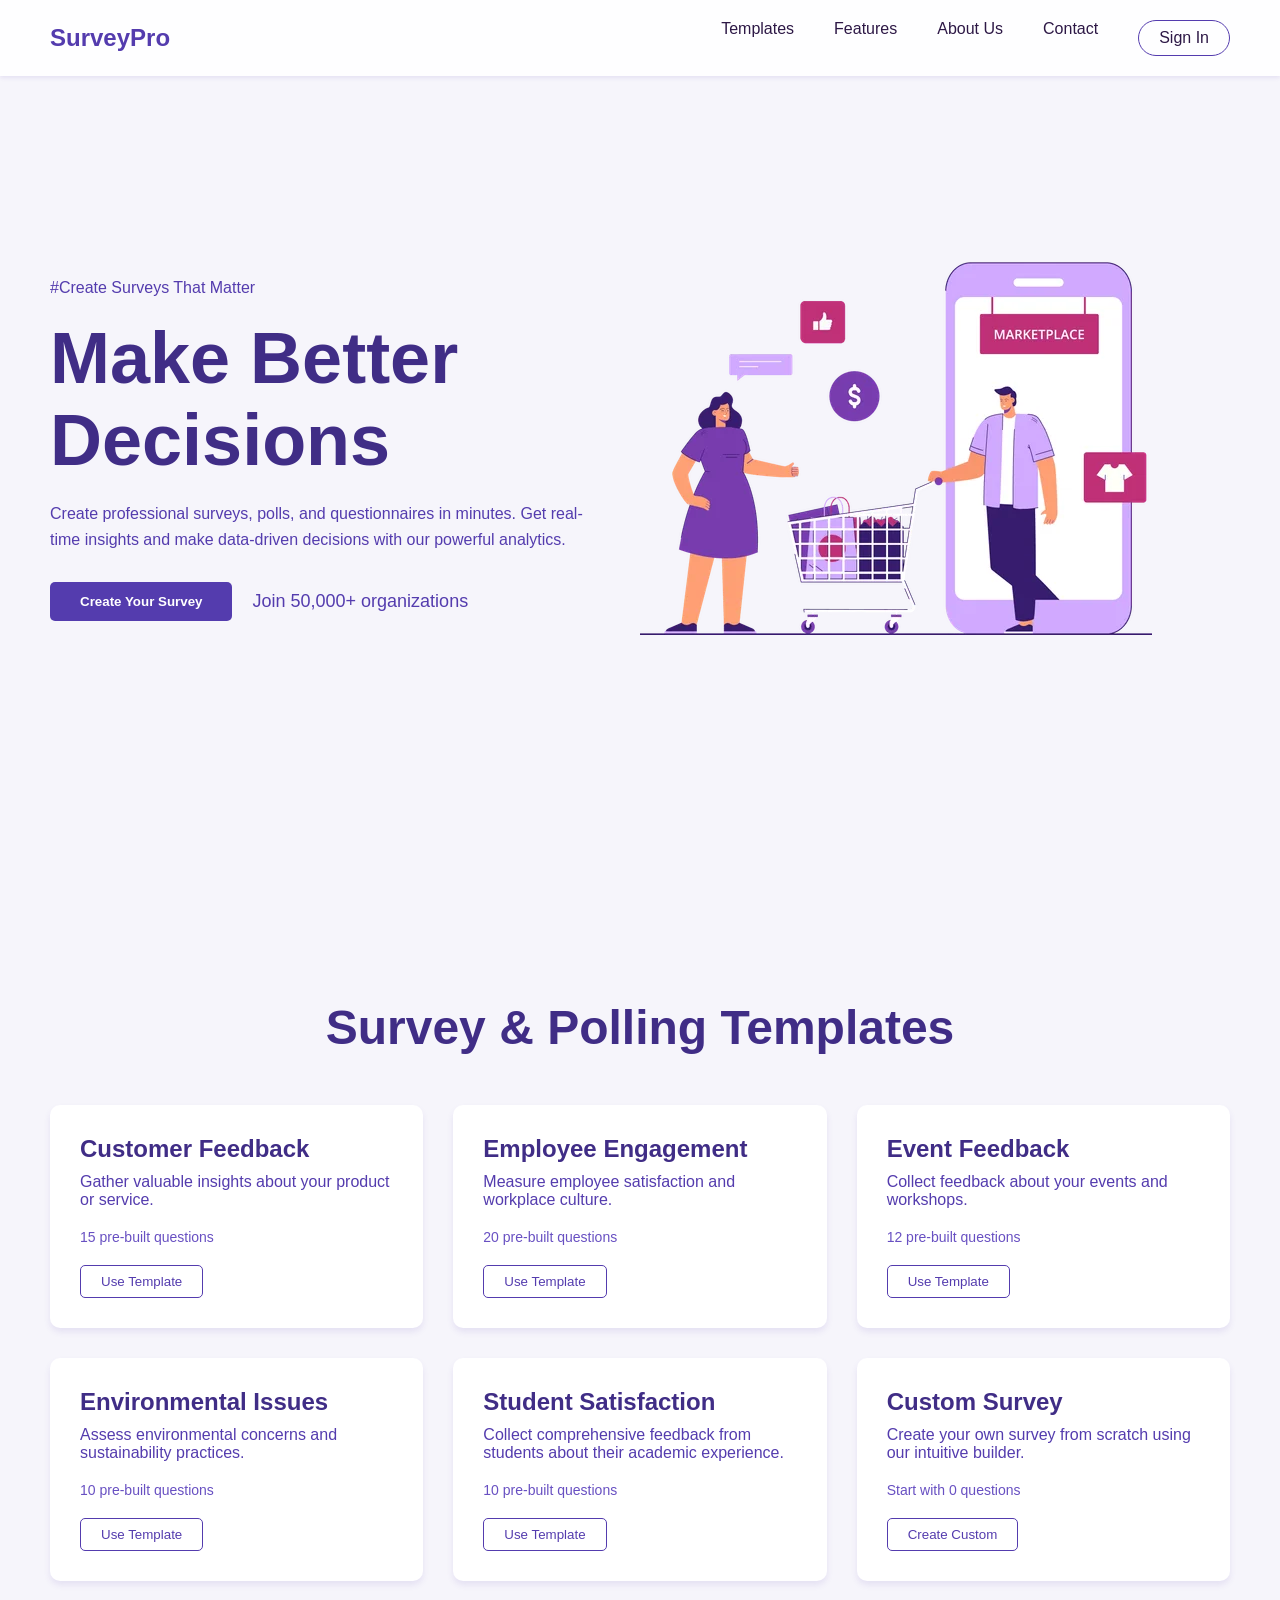
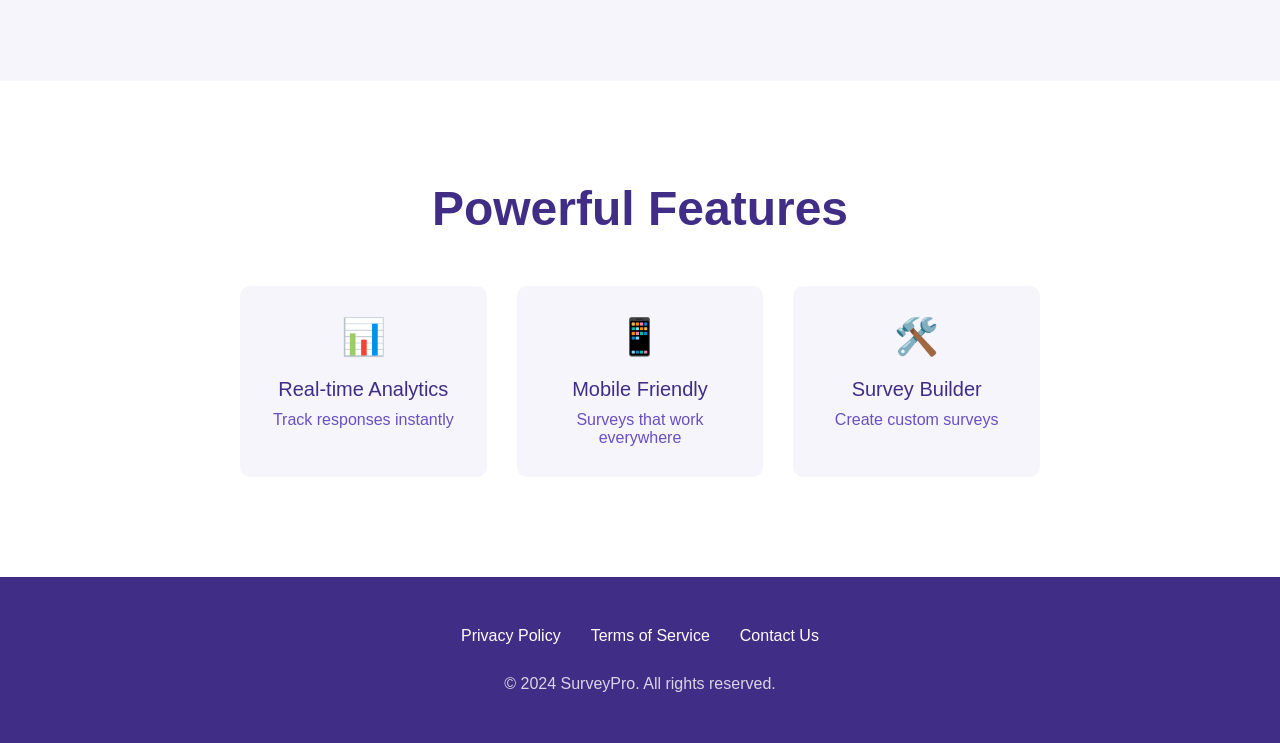
<file: PROJECT_3.0/index.html>
<!DOCTYPE html>
<html lang="en">
<head>
    <meta charset="UTF-8">
    <meta name="viewport" content="width=device-width, initial-scale=1.0">
    <title>SurveyPro - Create and Share Surveys</title>
    <link rel="stylesheet" href="./CSS/index.css">
</head>
<body>
    <nav class="nav">
        <div class="logo">SurveyPro</div>
        <div class="nav-links">
            <a href="#templates">Templates</a>
            <a href="#features">Features</a>
            <a href="./aboutus.html">About Us</a>
            <a href="./contact.html">Contact</a>
            <a href="./login.html" class="sign-in">Sign In</a>
        </div>
    </nav>

    <section class="hero">
        <div class="hero-content">
            <div class="tag">#Create Surveys That Matter</div>
            <h1 class="hero-title">Make Better Decisions</h1>
            <p class="hero-description">Create professional surveys, polls, and questionnaires in minutes. Get real-time insights and make data-driven decisions with our powerful analytics.</p>
            <div class="cta-section">
                <button class="create-survey-btn"><a href="./create_survey.html" style="text-decoration: none; color: white;">Create Your Survey</a></button>                
                <div class="survey-stats">Join 50,000+ organizations</div>
            </div>
        </div>
        <div class="hero-image">
            <img src="./Images/Survey Website Photo.webp" alt="Survey Dashboard" class="survey-illustration">
        </div>
    </section>

    <section class="survey-templates" id="templates">
        <h2 class="section-title">Survey & Polling Templates</h2>
        <div class="templates-grid">
            <div class="template-card">
                <h3 class="template-title">Customer Feedback</h3>
                <p class="template-description">Gather valuable insights about your product or service.</p>
                <div class="template-questions">15 pre-built questions</div>
                <a href="./survey1.html"><button class="use-template-btn">Use Template</button></a>
            </div>
            <div class="template-card">
                <h3 class="template-title">Employee Engagement</h3>
                <p class="template-description">Measure employee satisfaction and workplace culture.</p>
                <div class="template-questions">20 pre-built questions</div>
                <a href="./survey2.html"><button class="use-template-btn">Use Template</button></a>
            </div>
            <div class="template-card">
                <h3 class="template-title">Event Feedback</h3>
                <p class="template-description">Collect feedback about your events and workshops.</p>
                <div class="template-questions">12 pre-built questions</div>
                <a href="./poll.html"><button class="use-template-btn">Use Template</button></a>
            </div>
            <div class="template-card">
                <h3 class="template-title">Environmental Issues</h3>
                <p class="template-description">Assess environmental concerns and sustainability practices.</p>
                <div class="template-questions">10 pre-built questions</div>
                <a href="./survey3.html"><button class="use-template-btn">Use Template</button></a>
            </div>
            <div class="template-card">
                <h3 class="template-title">Student Satisfaction</h3>
                <p class="template-description">Collect comprehensive feedback from students about their academic experience.</p>
                <div class="template-questions">10 pre-built questions</div>
                <a href="./feedback1.html"><button class="use-template-btn">Use Template</button></a>
            </div>
            <div class="template-card create-custom">
                <h3 class="template-title">Custom Survey</h3>
                <p class="template-description">Create your own survey from scratch using our intuitive builder.</p>
                <div class="template-questions">Start with 0 questions</div>
                <a href="./create_survey.html"><button class="use-template-btn">Create Custom</button></a>
            </div>
        </div>
    </section>

    <section class="features" id="features">
        <div class="features-content">
            <h2 class="section-title">Powerful Features</h2>
            <div class="feature-stats">
                <div class="feature-item">
                    <div class="feature-icon">📊</div>
                    <div class="feature-name">Real-time Analytics</div>
                    <div class="feature-detail">Track responses instantly</div>
                </div>
                <div class="feature-item">
                    <div class="feature-icon">📱</div>
                    <div class="feature-name">Mobile Friendly</div>
                    <div class="feature-detail">Surveys that work everywhere</div>
                </div>
                <div class="feature-item">
                    <div class="feature-icon">🛠️</div>
                    <div class="feature-name">Survey Builder</div>
                    <div class="feature-detail">Create custom surveys</div>
                </div>
            </div>
        </div>
    </section>

    <footer class="footer">
        <div class="footer-links">
            <a href="#privacy">Privacy Policy</a>
            <a href="#terms">Terms of Service</a>
            <a href="./contact.html">Contact Us</a>
        </div>
        <p class="footer-text">© 2024 SurveyPro. All rights reserved.</p>
    </footer>
</body>
</html>
</file>
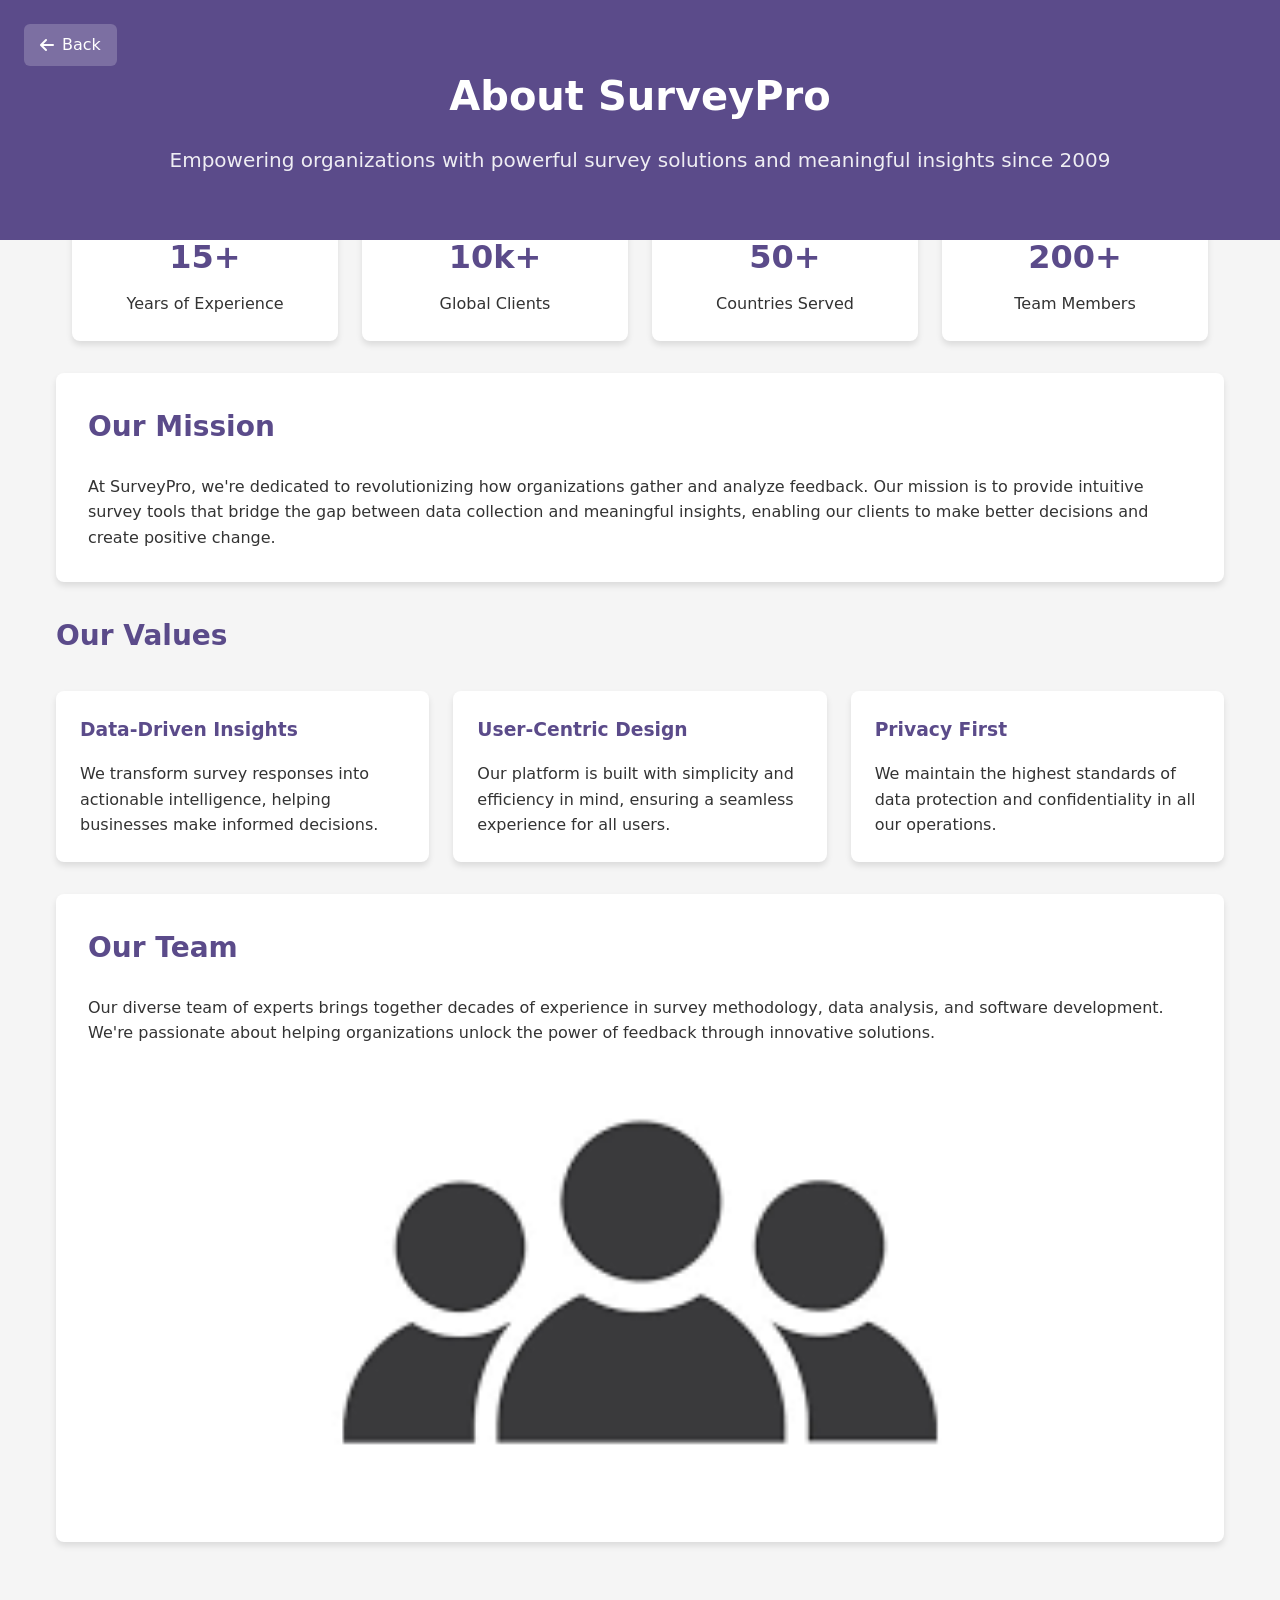
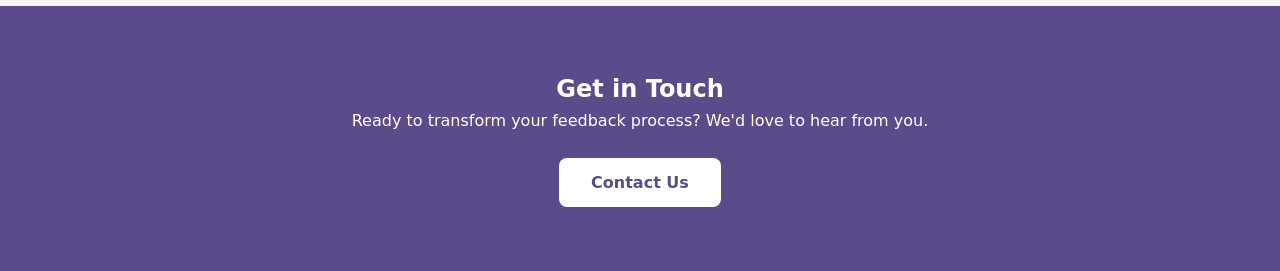
<file: PROJECT_3.0/aboutus.html>
<!DOCTYPE html>
<html lang="en">
<head>
    <meta charset="UTF-8">
    <meta name="viewport" content="width=device-width, initial-scale=1.0">
    <title>About Us - SurveyPro</title>
    <link rel="stylesheet" href="https://cdnjs.cloudflare.com/ajax/libs/font-awesome/6.0.0-beta3/css/all.min.css">
    <style>
        * {
            margin: 0;
            padding: 0;
            box-sizing: border-box;
            font-family: system-ui, -apple-system, sans-serif;
        }

        .back-button {
            position: absolute;
            top: 1.5rem;
            left: 1.5rem;
            background-color: rgba(255, 255, 255, 0.2);
            color: white;
            padding: 0.5rem 1rem;
            border-radius: 6px;
            text-decoration: none;
            display: flex;
            align-items: center;
            gap: 0.5rem;
            font-weight: 500;
            transition: background-color 0.3s;
        }

        .back-button:hover {
            background-color: rgba(255, 255, 255, 0.3);
        }

        .header {
            position: relative;
            background-color: #5B4B8A;
            color: white;
            padding: 4rem 1rem;
            text-align: center;
        }

        body {
            background-color: #f5f5f5;
            color: #333;
            line-height: 1.6;
        }

        .header h1 {
            font-size: 2.5rem;
            margin-bottom: 1rem;
        }

        .header p {
            font-size: 1.25rem;
            opacity: 0.9;
        }

        .container {
            max-width: 1200px;
            margin: 0 auto;
            padding: 0 1rem;
        }

        .stats-grid {
            display: grid;
            grid-template-columns: repeat(auto-fit, minmax(250px, 1fr));
            gap: 1.5rem;
            margin-top: -2rem;
            padding: 0 1rem;
        }

        .stat-card {
            background: white;
            border-radius: 8px;
            padding: 1.5rem;
            text-align: center;
            box-shadow: 0 4px 6px rgba(0, 0, 0, 0.1);
        }

        .stat-card .number {
            font-size: 2rem;
            font-weight: bold;
            color: #5B4B8A;
            margin-bottom: 0.5rem;
        }

        .card {
            background: white;
            border-radius: 8px;
            padding: 2rem;
            margin: 2rem 0;
            box-shadow: 0 4px 6px rgba(0, 0, 0, 0.1);
        }

        .section-title {
            color: #5B4B8A;
            font-size: 1.75rem;
            margin-bottom: 1.5rem;
        }

        .values-grid {
            display: grid;
            grid-template-columns: repeat(auto-fit, minmax(300px, 1fr));
            gap: 1.5rem;
            margin: 2rem 0;
        }

        .value-card {
            background: white;
            border-radius: 8px;
            padding: 1.5rem;
            box-shadow: 0 4px 6px rgba(0, 0, 0, 0.1);
        }

        .value-card h3 {
            color: #5B4B8A;
            margin-bottom: 1rem;
        }

        .team-image {
            width: 100%;
            max-width: 800px;
            height: 400px;
            object-fit: cover;
            border-radius: 8px;
            margin: 2rem auto;
            display: block;
        }

        .contact-section {
            background-color: #5B4B8A;
            color: white;
            text-align: center;
            padding: 4rem 1rem;
            margin-top: 4rem;
        }

        .button {
            display: inline-block;
            background: white;
            color: #5B4B8A;
            padding: 0.75rem 2rem;
            border-radius: 8px;
            text-decoration: none;
            font-weight: 600;
            margin-top: 1.5rem;
            transition: background-color 0.3s;
        }

        .button:hover {
            background-color: #f0f0f0;
        }

        @media (max-width: 768px) {
            .stats-grid {
                grid-template-columns: 1fr;
            }

            .values-grid {
                grid-template-columns: 1fr;
            }

            .header h1 {
                font-size: 2rem;
            }
        }
    </style>
</head>
<body>
    <header class="header">
        <a href="./index.html" class="back-button">
            <i class="fas fa-arrow-left"></i>
            Back
        </a>
        <div class="container">
            <h1>About SurveyPro</h1>
            <p>Empowering organizations with powerful survey solutions and meaningful insights since 2009</p>
        </div>
    </header>

    <div class="container">
        <div class="stats-grid">
            <div class="stat-card">
                <div class="number">15+</div>
                <div class="label">Years of Experience</div>
            </div>
            <div class="stat-card">
                <div class="number">10k+</div>
                <div class="label">Global Clients</div>
            </div>
            <div class="stat-card">
                <div class="number">50+</div>
                <div class="label">Countries Served</div>
            </div>
            <div class="stat-card">
                <div class="number">200+</div>
                <div class="label">Team Members</div>
            </div>
        </div>

        <div class="card">
            <h2 class="section-title">Our Mission</h2>
            <p>
                At SurveyPro, we're dedicated to revolutionizing how organizations gather and analyze feedback. 
                Our mission is to provide intuitive survey tools that bridge the gap between data collection and 
                meaningful insights, enabling our clients to make better decisions and create positive change.
            </p>
        </div>

        <h2 class="section-title">Our Values</h2>
        <div class="values-grid">
            <div class="value-card">
                <h3>Data-Driven Insights</h3>
                <p>We transform survey responses into actionable intelligence, helping businesses make informed decisions.</p>
            </div>
            <div class="value-card">
                <h3>User-Centric Design</h3>
                <p>Our platform is built with simplicity and efficiency in mind, ensuring a seamless experience for all users.</p>
            </div>
            <div class="value-card">
                <h3>Privacy First</h3>
                <p>We maintain the highest standards of data protection and confidentiality in all our operations.</p>
            </div>
        </div>

        <div class="card">
            <h2 class="section-title">Our Team</h2>
            <p>
                Our diverse team of experts brings together decades of experience in survey methodology, 
                data analysis, and software development. We're passionate about helping organizations 
                unlock the power of feedback through innovative solutions.
            </p>
            <img src="./Images/3 People Avatar Photo.png" alt="Our Team" class="team-image">
        </div>
    </div>

    <section class="contact-section">
        <div class="container">
            <h2>Get in Touch</h2>
            <p>Ready to transform your feedback process? We'd love to hear from you.</p>
            <a href="./contact.html" class="button">Contact Us</a>
        </div>
    </section>
</body>
</html>
</file>
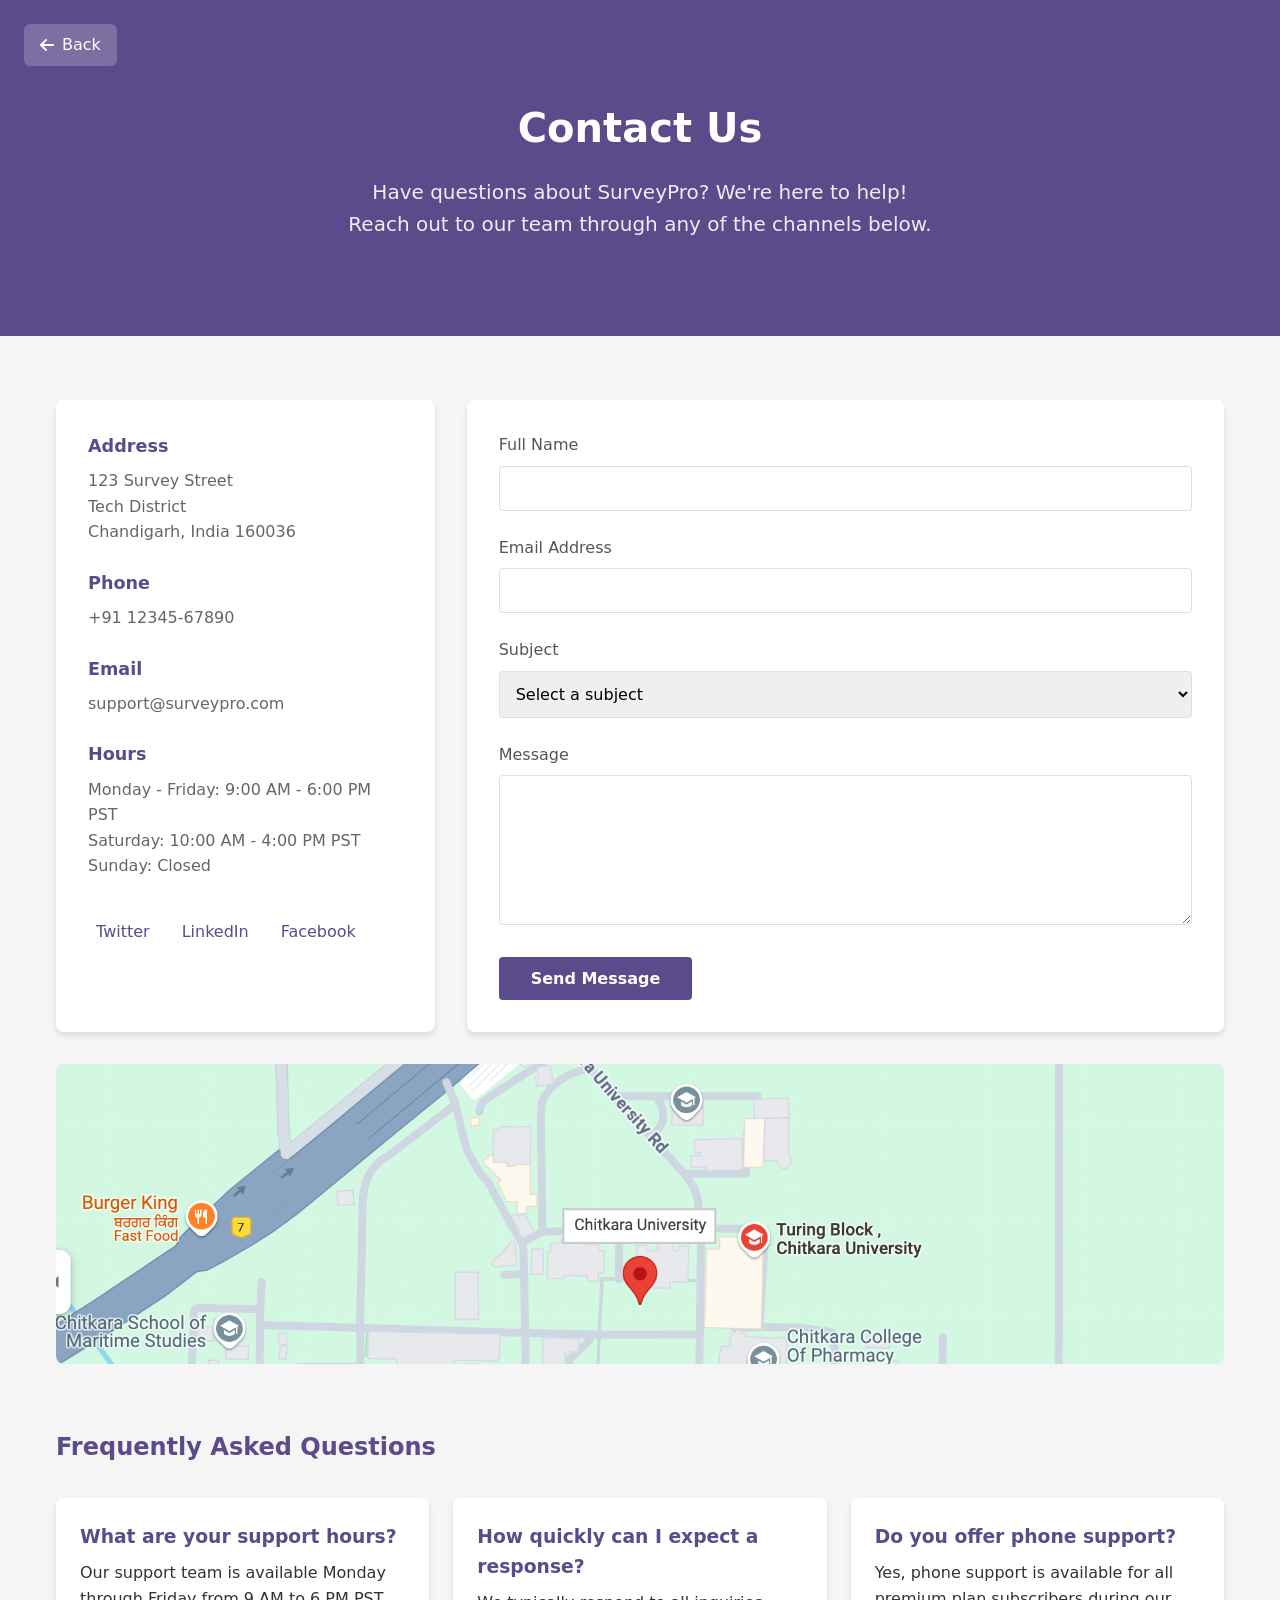
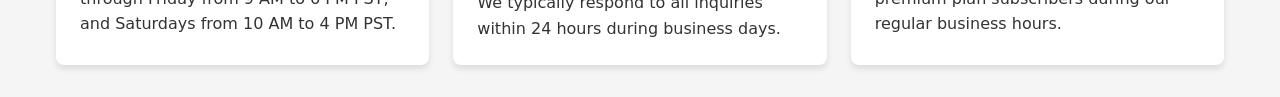
<file: PROJECT_3.0/contact.html>
<!DOCTYPE html>
<html lang="en">
<head>
    <meta charset="UTF-8">
    <meta name="viewport" content="width=device-width, initial-scale=1.0">
    <title>Contact Us - SurveyPro</title>
    <link rel="stylesheet" href="https://cdnjs.cloudflare.com/ajax/libs/font-awesome/6.0.0-beta3/css/all.min.css">
    <style>
                * {
            margin: 0;
            padding: 0;
            box-sizing: border-box;
            font-family: system-ui, -apple-system, sans-serif;
        }

        body {
            background-color: #f5f5f5;
            color: #333;
            line-height: 1.6;
        }

        .header {
            background-color: #5B4B8A;
            color: white;
            padding: 4rem 1rem;
            text-align: center;
        }

        .header h1 {
            font-size: 2.5rem;
            margin-bottom: 1rem;
        }

        .header p {
            font-size: 1.25rem;
            opacity: 0.9;
            max-width: 600px;
            margin: 0 auto;
        }

        .container {
            max-width: 1200px;
            margin: 0 auto;
            padding: 2rem 1rem;
        }

        .contact-grid {
            display: grid;
            grid-template-columns: 1fr 2fr;
            gap: 2rem;
            margin-top: 2rem;
        }

        .contact-info {
            background: white;
            border-radius: 8px;
            padding: 2rem;
            box-shadow: 0 4px 6px rgba(0, 0, 0, 0.1);
        }

        .info-item {
            margin-bottom: 1.5rem;
        }

        .info-item h3 {
            color: #5B4B8A;
            margin-bottom: 0.5rem;
            font-size: 1.1rem;
        }

        .info-item p {
            color: #666;
        }

        .social-links {
            display: flex;
            gap: 1rem;
            margin-top: 2rem;
        }

        .social-links a {
            color: #5B4B8A;
            text-decoration: none;
            padding: 0.5rem;
            border-radius: 4px;
            transition: background-color 0.3s;
        }

        .social-links a:hover {
            background-color: #f0f0f0;
        }

        .contact-form {
            background: white;
            border-radius: 8px;
            padding: 2rem;
            box-shadow: 0 4px 6px rgba(0, 0, 0, 0.1);
        }

        .form-group {
            margin-bottom: 1.5rem;
        }

        label {
            display: block;
            margin-bottom: 0.5rem;
            color: #555;
            font-weight: 500;
        }

        input,
        select,
        textarea {
            width: 100%;
            padding: 0.75rem;
            border: 1px solid #ddd;
            border-radius: 4px;
            font-size: 1rem;
            transition: border-color 0.3s;
        }

        input:focus,
        select:focus,
        textarea:focus {
            outline: none;
            border-color: #5B4B8A;
        }

        textarea {
            min-height: 150px;
            resize: vertical;
        }

        .button {
            background: #5B4B8A;
            color: white;
            padding: 0.75rem 2rem;
            border: none;
            border-radius: 4px;
            font-size: 1rem;
            font-weight: 600;
            cursor: pointer;
            transition: background-color 0.3s;
        }

        .button:hover {
            background-color: #4a3d70;
        }

        .map {
            margin-top: 2rem;
            border-radius: 8px;
            overflow: hidden;
            height: 300px;
            background: #ddd;
        }

        .faq-section {
            margin-top: 4rem;
        }

        .faq-grid {
            display: grid;
            grid-template-columns: repeat(auto-fit, minmax(300px, 1fr));
            gap: 1.5rem;
            margin-top: 2rem;
        }

        .faq-card {
            background: white;
            border-radius: 8px;
            padding: 1.5rem;
            box-shadow: 0 4px 6px rgba(0, 0, 0, 0.1);
        }

        .faq-card h3 {
            color: #5B4B8A;
            margin-bottom: 0.5rem;
        }

        @media (max-width: 768px) {
            .contact-grid {
                grid-template-columns: 1fr;
            }

            .header h1 {
                font-size: 2rem;
            }
        }
        .back-button {
            position: absolute;
            top: 1.5rem;
            left: 1.5rem;
            background-color: rgba(255, 255, 255, 0.2);
            color: white;
            padding: 0.5rem 1rem;
            border-radius: 6px;
            text-decoration: none;
            display: flex;
            align-items: center;
            gap: 0.5rem;
            font-weight: 500;
            transition: background-color 0.3s;
            z-index: 10;
        }

        .back-button:hover {
            background-color: rgba(255, 255, 255, 0.3);
        }

        /* Update header to accommodate back button */
        .header {
            position: relative;
            background-color: #5B4B8A;
            color: white;
            padding: 4rem 1rem;
            text-align: center;
        }

        
        * {
            margin: 0;
            padding: 0;
            box-sizing: border-box;
            font-family: system-ui, -apple-system, sans-serif;
        }

        body {
            background-color: #f5f5f5;
            color: #333;
            line-height: 1.6;
        } 
    </style>
</head>
<body>
    <header class="header">
        <a href="./index.html" class="back-button">
            <i class="fas fa-arrow-left"></i>
            Back
        </a>
        <div class="container">
            <h1>Contact Us</h1>
            <p>Have questions about SurveyPro? We're here to help! Reach out to our team through any of the channels below.</p>
        </div>
    </header>   
    <div class="container">
        <div class="contact-grid">
            <div class="contact-info">
                <div class="info-item">
                    <h3>Address</h3>
                    <p>123 Survey Street</p>
                    <p>Tech District</p>
                    <p>Chandigarh, India 160036</p>
                </div>

                <div class="info-item">
                    <h3>Phone</h3>
                    <p>+91 12345-67890</p>
                </div>

                <div class="info-item">
                    <h3>Email</h3>
                    <p>support@surveypro.com</p>
                </div>

                <div class="info-item">
                    <h3>Hours</h3>
                    <p>Monday - Friday: 9:00 AM - 6:00 PM PST</p>
                    <p>Saturday: 10:00 AM - 4:00 PM PST</p>
                    <p>Sunday: Closed</p>
                </div>

                <div class="social-links">
                    <a href="#">Twitter</a>
                    <a href="#">LinkedIn</a>
                    <a href="#">Facebook</a>
                </div>
            </div>

            <div class="contact-form">
                <form>
                    <div class="form-group">
                        <label for="name">Full Name</label>
                        <input type="text" id="name" name="name" required>
                    </div>

                    <div class="form-group">
                        <label for="email">Email Address</label>
                        <input type="email" id="email" name="email" required>
                    </div>

                    <div class="form-group">
                        <label for="subject">Subject</label>
                        <select id="subject" name="subject" required>
                            <option value="">Select a subject</option>
                            <option value="support">Technical Support</option>
                            <option value="sales">Sales Inquiry</option>
                            <option value="billing">Billing Question</option>
                            <option value="other">Other</option>
                        </select>
                    </div>

                    <div class="form-group">
                        <label for="message">Message</label>
                        <textarea id="message" name="message" required></textarea>
                    </div>

                    <button type="submit" class="button">Send Message</button>
                </form>
            </div>
        </div>

        <div class="map">
            <img src="./Images/Screenshot 2024-11-04 at 5.35.44 PM.png" alt="Map" style="width: 100%; height: 100%; object-fit: cover;">
        </div>

        <div class="faq-section">
            <h2 style="color: #5B4B8A; margin-bottom: 1rem;">Frequently Asked Questions</h2>
            <div class="faq-grid">
                <div class="faq-card">
                    <h3>What are your support hours?</h3>
                    <p>Our support team is available Monday through Friday from 9 AM to 6 PM PST, and Saturdays from 10 AM to 4 PM PST.</p>
                </div>
                <div class="faq-card">
                    <h3>How quickly can I expect a response?</h3>
                    <p>We typically respond to all inquiries within 24 hours during business days.</p>
                </div>
                <div class="faq-card">
                    <h3>Do you offer phone support?</h3>
                    <p>Yes, phone support is available for all premium plan subscribers during our regular business hours.</p>
                </div>
            </div>
        </div>
    </div>
</body>
</html>
</file>
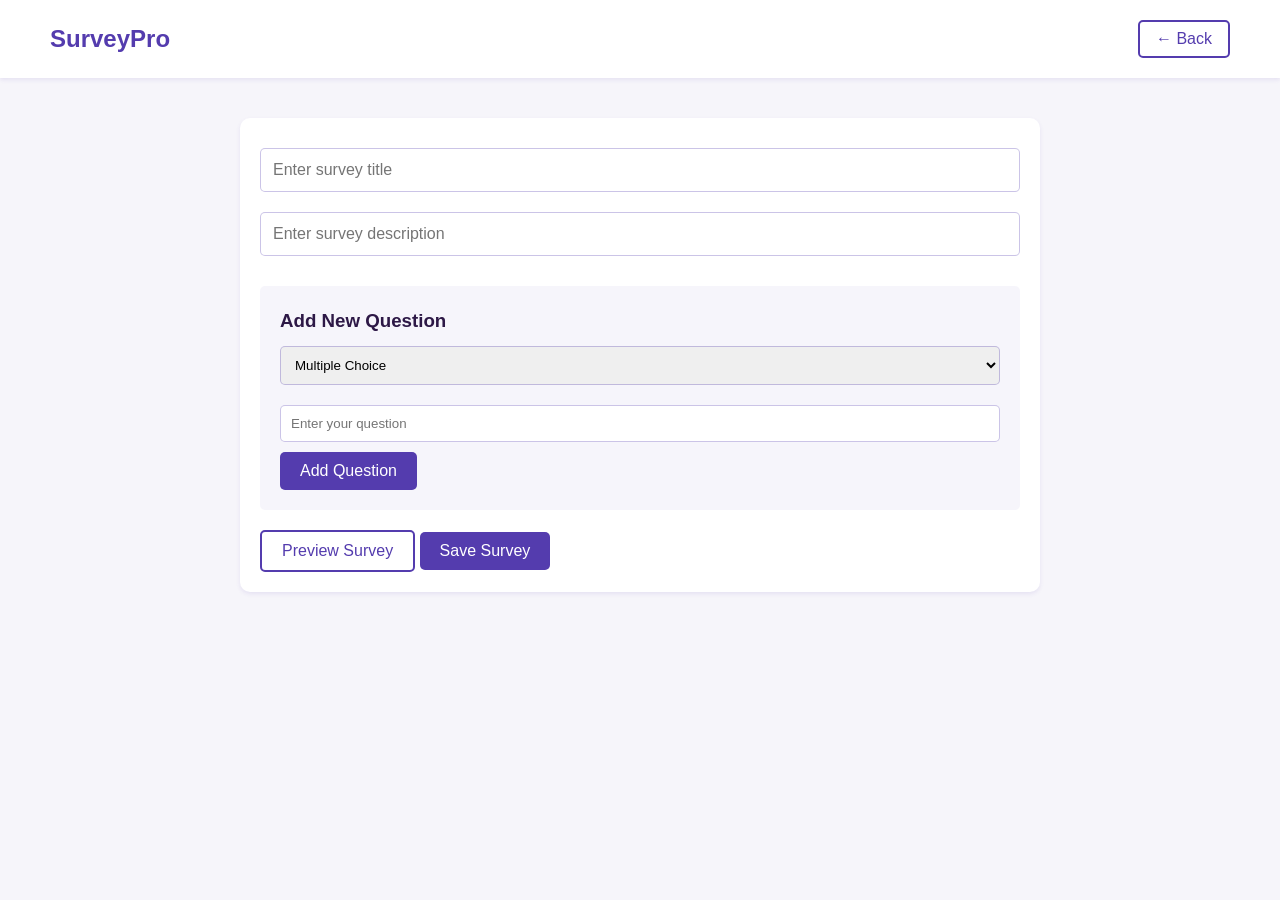
<file: PROJECT_3.0/create_survey.html>
<!DOCTYPE html>
<html lang="en">

<head>
    <meta charset="UTF-8">
    <meta name="viewport" content="width=device-width, initial-scale=1.0">
    <title>Create Survey - SurveyPro</title>
    <style>
        * {
            margin: 0;
            padding: 0;
            box-sizing: border-box;
            font-family: Arial, sans-serif;
        }

        body {
            background-color: rgba(84, 60, 174, 0.05);
            color: #2d1846;
            line-height: 1.6;
        }

        .nav {
            padding: 20px 50px;
            display: flex;
            justify-content: space-between;
            align-items: center;
            background: white;
            box-shadow: 0 2px 4px rgba(84, 60, 174, 0.1);
        }

        .nav-left {
            display: flex;
            align-items: center;
            gap: 20px;
        }

        .back-button {
            padding: 8px 16px;
            background: transparent;
            border: 2px solid rgb(84, 60, 174);
            border-radius: 5px;
            color: rgb(84, 60, 174);
            font-size: 16px;
            cursor: pointer;
            transition: all 0.3s;
        }

        .back-button:hover {
            background: rgba(84, 60, 174, 0.1);
        }

        .logo {
            font-size: 24px;
            font-weight: bold;
            color: rgb(84, 60, 174);
            text-decoration: none;
        }

        .container {
            max-width: 800px;
            margin: 40px auto;
            padding: 20px;
            background: white;
            border-radius: 10px;
            box-shadow: 0 2px 4px rgba(84, 60, 174, 0.1);
        }

        .survey-header input {
            width: 100%;
            padding: 12px;
            margin: 10px 0;
            border: 1px solid rgba(84, 60, 174, 0.3);
            border-radius: 5px;
            font-size: 16px;
        }

        .survey-header input:focus {
            outline: none;
            border-color: rgb(84, 60, 174);
        }

        .add-question {
            margin: 20px 0;
            padding: 20px;
            background: rgba(84, 60, 174, 0.05);
            border-radius: 5px;
        }

        .question-type {
            width: 100%;
            padding: 10px;
            margin: 10px 0;
            border: 1px solid rgba(84, 60, 174, 0.3);
            border-radius: 5px;
        }

        .button {
            padding: 10px 20px;
            border: none;
            border-radius: 5px;
            cursor: pointer;
            font-size: 16px;
            transition: all 0.3s;
        }

        .primary-button {
            background: rgb(84, 60, 174);
            color: white;
        }

        .primary-button:hover {
            background: rgb(64, 45, 134);
        }

        .secondary-button {
            background: white;
            border: 2px solid rgb(84, 60, 174);
            color: rgb(84, 60, 174);
        }

        .secondary-button:hover {
            background: rgba(84, 60, 174, 0.1);
        }

        .questions-list {
            margin: 20px 0;
        }

        .question-item {
            padding: 20px;
            margin: 10px 0;
            border: 1px solid rgba(84, 60, 174, 0.3);
            border-radius: 5px;
            position: relative;
        }

        .question-actions {
            position: absolute;
            right: 10px;
            top: 10px;
        }

        

        .options-container {
            margin-top: 10px;
        }

        .option-input {
            width: 100%;
            padding: 8px;
            margin: 5px 0;
            border: 1px solid rgba(84, 60, 174, 0.3);
            border-radius: 3px;
        }

        .add-option-btn {
            margin-top: 10px;
            background: rgba(84, 60, 174, 0.1);
            color: rgb(84, 60, 174);
            border: none;
            padding: 5px 10px;
            border-radius: 3px;
            cursor: pointer;
        }

        .preview {
            margin-top: 20px;
            padding: 20px;
            background: rgba(84, 60, 174, 0.05);
            border-radius: 5px;
        }
    </style>
</head>

<body>
    <nav class="nav">
        <a href="index.html" class="logo">SurveyPro</a>

        <div class="nav-left">
            <a href="index.html"><button  class="back-button">← Back</button></a>
        </div>

    </nav>

    <div class="container">
        <div class="survey-header">
            <input type="text" id="surveyTitle" placeholder="Enter survey title">
            <input type="text" id="surveyDescription" placeholder="Enter survey description">
        </div>

        <div class="add-question">
            <h3>Add New Question</h3>
            <select id="questionType" class="question-type">
                <option value="multiple">Multiple Choice</option>
                <option value="text">Text Input</option>
                <option value="rating">Rating Scale</option>
            </select>
            <input type="text" id="questionText" class="question-type" placeholder="Enter your question">
            <button onclick="addQuestion()" class="button primary-button">Add Question</button>
        </div>

        <div id="questionsList" class="questions-list">

        </div>

        <div class="actions">
            <button onclick="previewSurvey()" class="button secondary-button">Preview Survey</button>
            <button onclick="saveSurvey()" class="button primary-button">Save Survey</button>
        </div>

        <div id="preview" class="preview" style="display: none;">


        </div>
    </div>

    <script>
        let questions = [];
        let questionCounter = 0;

        function addQuestion() {
            const questionType = document.getElementById('questionType').value;
            const questionText = document.getElementById('questionText').value;
            
            if (!questionText) {
                alert('Please enter a question');
                return;
            }

            questionCounter++;
            const questionId = `question-${questionCounter}`;

            const question = {
                id: questionId,
                type: questionType,
                text: questionText,
                options: []
            };

            questions.push(question);
            displayQuestion(question);
            document.getElementById('questionText').value = '';
        }

        function displayQuestion(question) {
            const questionsDiv = document.getElementById('questionsList');
            const questionDiv = document.createElement('div');
            questionDiv.className = 'question-item';
            questionDiv.id = question.id;

            let optionsHtml = '';
            if (question.type === 'multiple') {
                optionsHtml = `
                    <div class="options-container">
                        <input type="text" class="option-input" placeholder="Option 1">
                        <input type="text" class="option-input" placeholder="Option 2">
                        <input type="text" class="option-input" placeholder="Option 3">
                        <button onclick="addOption('${question.id}')" class="add-option-btn">Add Option</button>
                    </div>
                `;
            } else if (question.type === 'rating') {
                optionsHtml = `
                    <div class="options-container">
                        Scale: 1-5 ⭐
                    </div>
                `;
            }

            questionDiv.innerHTML = `
                
                <h3>Q${questionCounter}. ${question.text}</h3>
                <p>Type: ${question.type}</p>
                ${optionsHtml}
            `;

            questionsDiv.appendChild(questionDiv);
        }

        

        function addOption(questionId) {
            const questionDiv = document.getElementById(questionId);
            const optionsContainer = questionDiv.querySelector('.options-container');
            const newOption = document.createElement('input');
            newOption.type = 'text';
            newOption.className = 'option-input';
            newOption.placeholder = `Option ${optionsContainer.querySelectorAll('.option-input').length + 1}`;
            optionsContainer.insertBefore(newOption, optionsContainer.lastElementChild);
        }

        function previewSurvey() {
            const previewDiv = document.getElementById('preview');
            const title = document.getElementById('surveyTitle').value;
            const description = document.getElementById('surveyDescription').value;

            let previewHtml = `
                <h2>${title || 'Untitled Survey'}</h2>
                <p>${description || 'No description'}</p>
                <hr>
            `;

            questions.forEach((q, index) => {
                previewHtml += `<div class="question-item">
                    <h3>Q${index + 1}. ${q.text}</h3>`;

                if (q.type === 'multiple') {
                    const options = document.getElementById(q.id).querySelectorAll('.option-input');
                    options.forEach(option => {
                        if (option.value) {
                            previewHtml += `
                                <div>
                                    <input type="radio" name="q${index}"> ${option.value}
                                </div>
                            `;
                        }
                    });
                } else if (q.type === 'text') {
                    previewHtml += `<input type="text" placeholder="Enter your answer" style="width: 100%; padding: 8px;">`;
                } else if (q.type === 'rating') {
                    previewHtml += `
                        <div>
                            1 ⭐ 2 ⭐ 3 ⭐ 4 ⭐ 5 ⭐
                        </div>
                    `;
                }

                previewHtml += '</div>';
            });

            previewDiv.innerHTML = previewHtml;
            previewDiv.style.display = 'block';
        }

        function saveSurvey() {
            const surveyData = {
                title: document.getElementById('surveyTitle').value,
                description: document.getElementById('surveyDescription').value,
                questions: questions
            };

            
            alert('Survey saved successfully!');
            console.log('Survey Data:', surveyData);
        }
    </script>
</body>

</html>
</file>
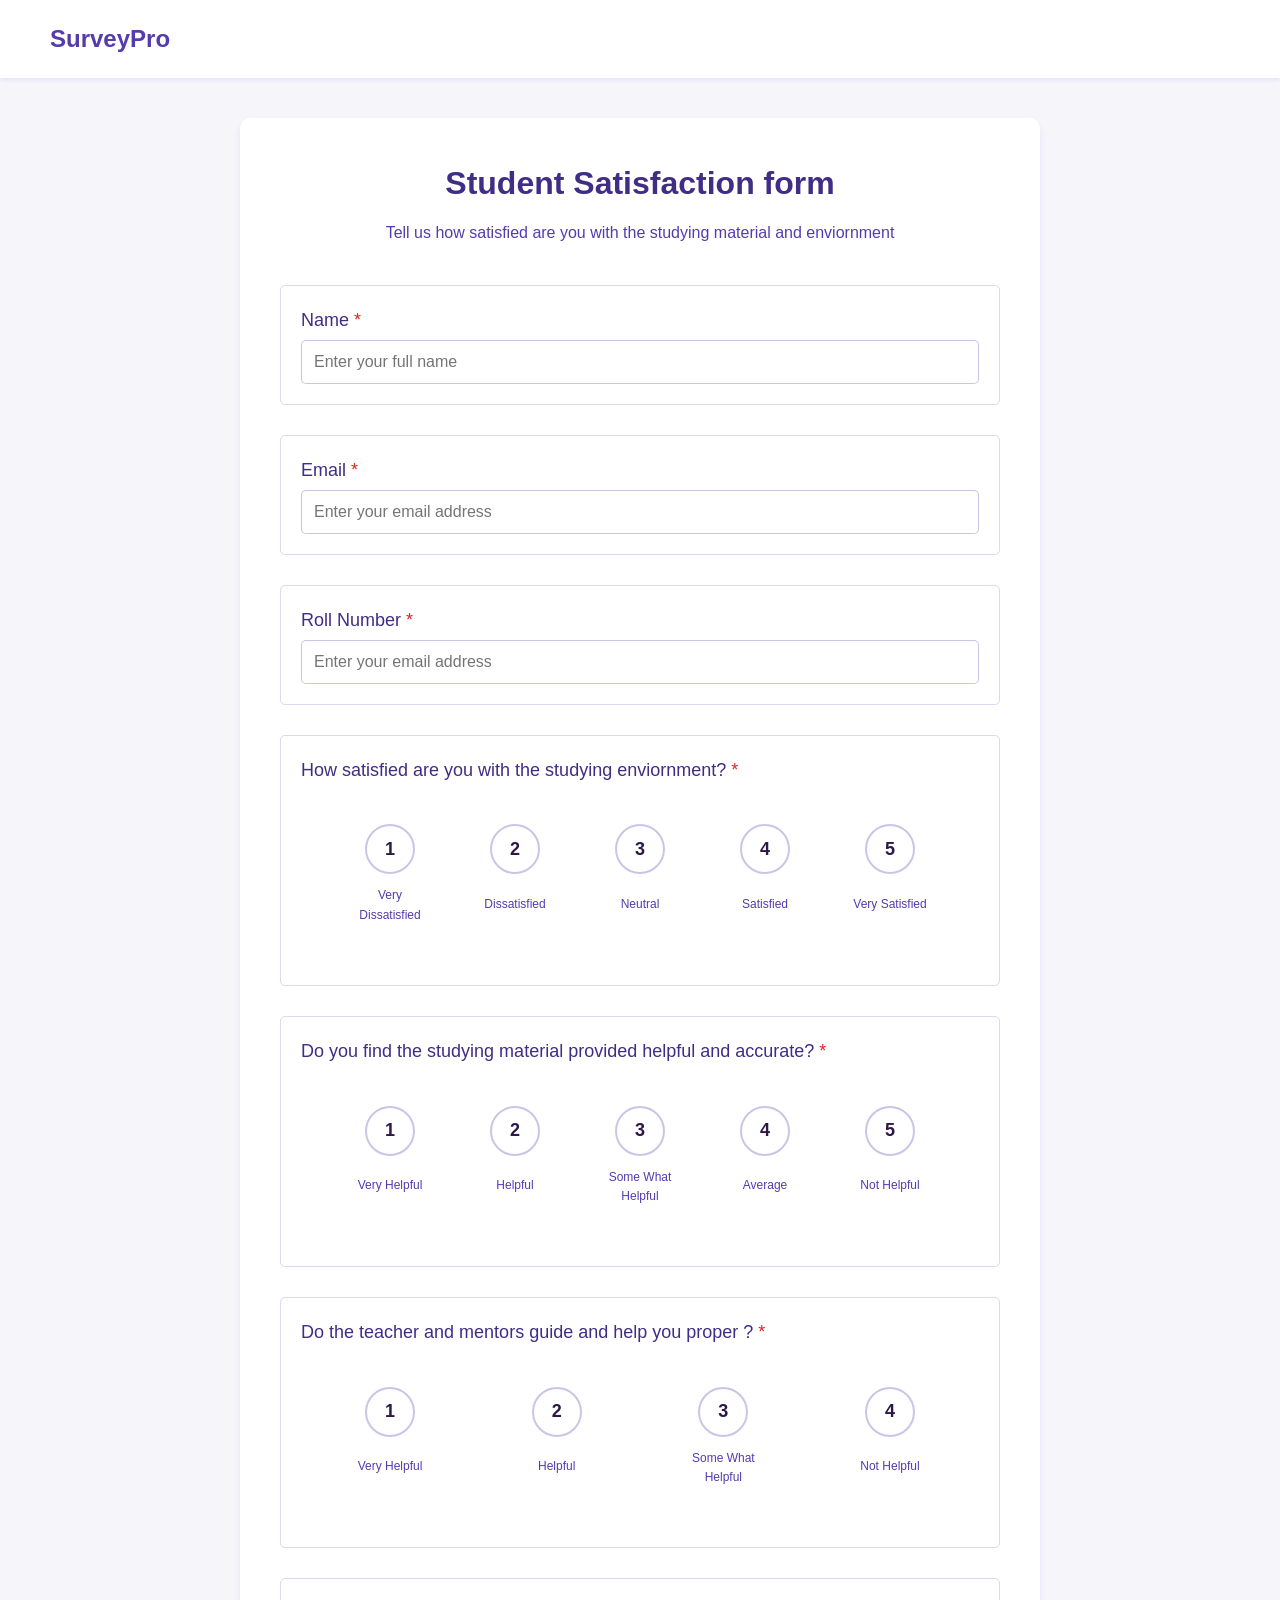
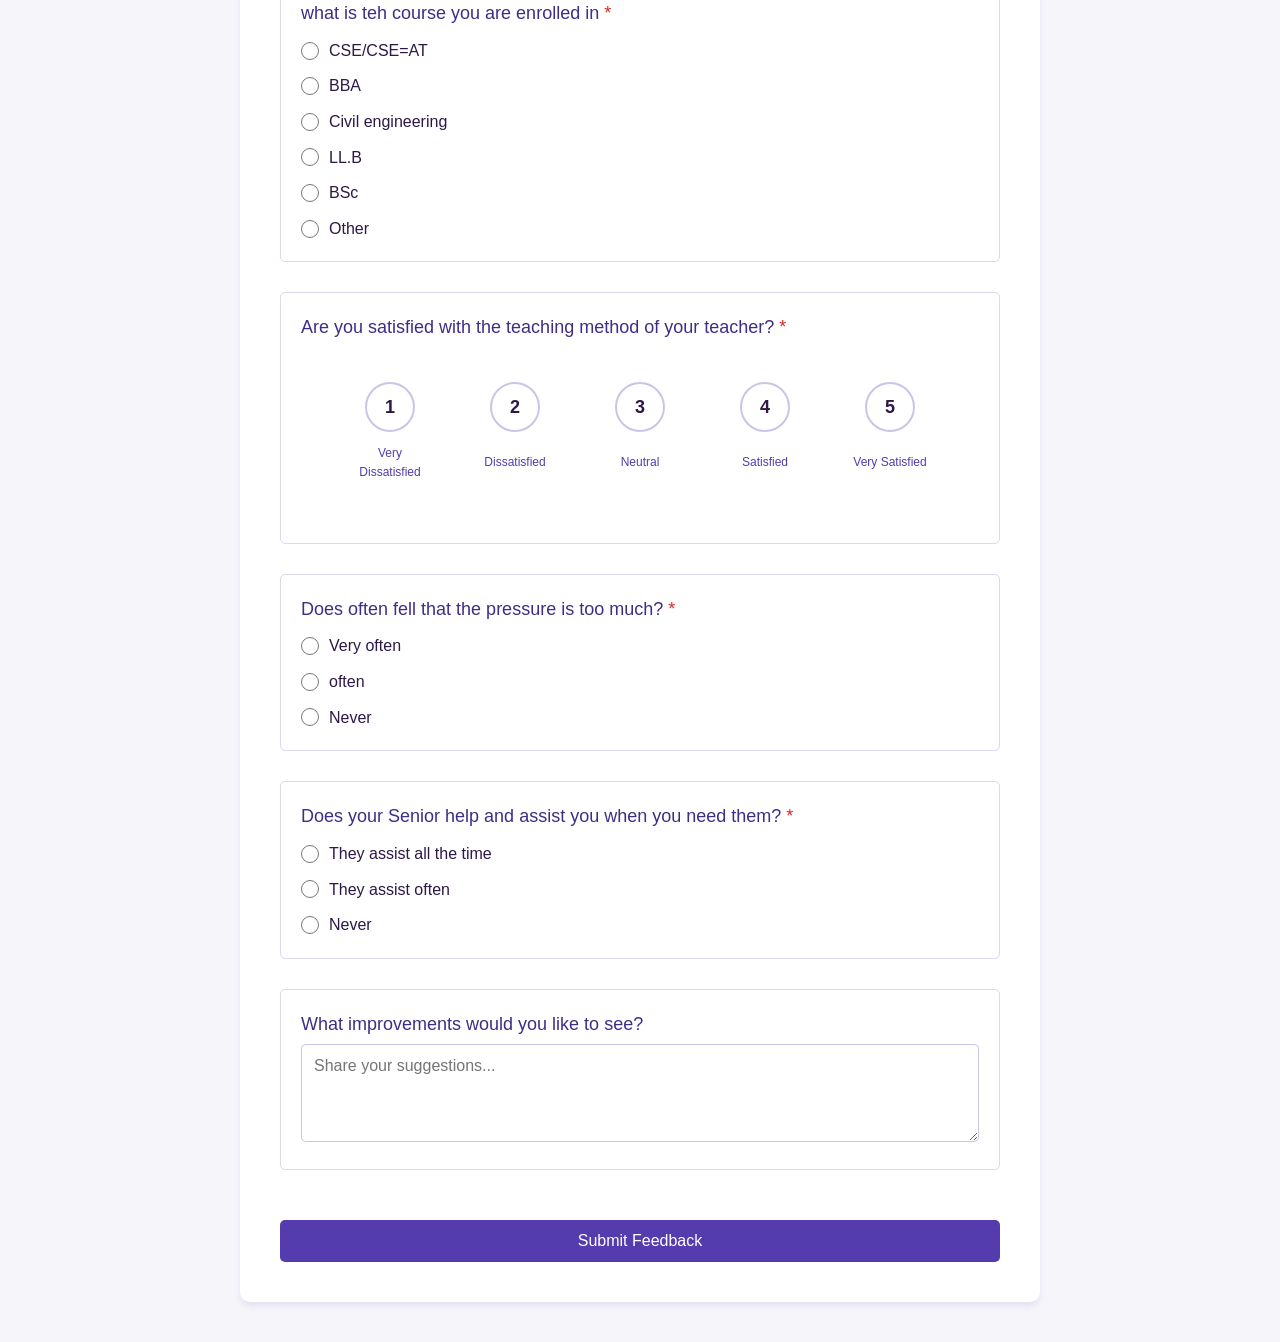
<file: PROJECT_3.0/feedback1.html>
<!DOCTYPE html>
<html lang="en">

<head>
    <meta charset="UTF-8">
    <meta name="viewport" content="width=device-width, initial-scale=1.0">
    <title>Student Feedback Survey - SurveyPro</title>
    <style>
        * {
            margin: 0;
            padding: 0;
            box-sizing: border-box;
            font-family: Arial, sans-serif;
        }

        body {
            background-color: rgba(84, 60, 174, 0.05);
            color: #2d1846;
            line-height: 1.6;
        }

        .nav {
            padding: 20px 50px;
            display: flex;
            justify-content: space-between;
            align-items: center;
            background: white;
            box-shadow: 0 2px 4px rgba(84, 60, 174, 0.1);
        }

        .logo {
            font-size: 24px;
            font-weight: bold;
            color: rgb(84, 60, 174);
            text-decoration: none;
        }

        .survey-container {
            max-width: 800px;
            margin: 40px auto;
            padding: 40px;
            background: white;
            border-radius: 10px;
            box-shadow: 0 4px 6px rgba(84, 60, 174, 0.1);
        }

        .survey-header {
            text-align: center;
            margin-bottom: 40px;
        }

        .survey-title {
            font-size: 32px;
            color: rgb(64, 45, 134);
            margin-bottom: 10px;
        }

        .survey-description {
            color: rgb(84, 60, 174);
            font-size: 16px;
        }

        .question-group {
            margin-bottom: 30px;
            padding: 20px;
            border: 1px solid rgba(84, 60, 174, 0.2);
            border-radius: 5px;
        }

        .question {
            font-size: 18px;
            color: rgb(64, 45, 134);
            margin-bottom: 15px;
        }

        .required {
            color: #dc2626;
            margin-left: 5px;
        }

        input[type="text"],
        input[type="email"],
        textarea {
            width: 100%;
            padding: 12px;
            border: 1px solid rgba(84, 60, 174, 0.3);
            border-radius: 5px;
            margin-top: 5px;
            font-size: 16px;
            transition: border-color 0.3s;
        }

        input[type="text"]:focus,
        input[type="email"]:focus,
        textarea:focus {
            outline: none;
            border-color: rgb(84, 60, 174);
        }

        .radio-group,
        .checkbox-group {
            display: flex;
            flex-direction: column;
            gap: 10px;
            margin-top: 10px;
        }

        .radio-option,
        .checkbox-option {
            display: flex;
            align-items: center;
            gap: 10px;
        }

        input[type="radio"],
        input[type="checkbox"] {
            accent-color: rgb(84, 60, 174);
            width: 18px;
            height: 18px;
        }

        .rating-group {
            display: flex;
            justify-content: space-between;
            margin: 20px auto;
            max-width: 600px;
            padding: 20px 10px;
        }

        .rating-option {
            display: flex;
            flex-direction: column;
            align-items: center;
            gap: 12px;
            width: 80px;
        }

        .rating-number {
            width: 50px;
            height: 50px;
            display: flex;
            align-items: center;
            justify-content: center;
            border: 2px solid rgba(84, 60, 174, 0.3);
            border-radius: 50%;
            cursor: pointer;
            transition: all 0.3s;
            font-weight: bold;
            font-size: 18px;
            position: relative;
        }

        .rating-number::after {
            content: '';
            position: absolute;
            top: -2px;
            left: -2px;
            right: -2px;
            bottom: -2px;
            border: 2px solid transparent;
            border-radius: 50%;
            transition: all 0.3s;
        }

        .rating-number:hover {
            background-color: rgb(84, 60, 174);
            color: white;
            transform: scale(1.1);
        }

        .rating-number:hover::after {
            border-color: rgba(84, 60, 174, 0.2);
            transform: scale(1.1);
        }

        .rating-label {
            font-size: 12px;
            color: rgb(84, 60, 174);
            text-align: center;
            min-height: 36px;
            display: flex;
            align-items: center;
            justify-content: center;
        }

        .submit-btn {
            background: rgb(84, 60, 174);
            color: white;
            padding: 12px 30px;
            border: none;
            border-radius: 5px;
            font-size: 16px;
            cursor: pointer;
            transition: background 0.3s;
            width: 100%;
            margin-top: 20px;
        }

        .submit-btn:hover {
            background: rgb(64, 45, 134);
        }

        @media (max-width: 768px) {
            .survey-container {
                margin: 20px;
                padding: 20px;
            }

            .nav {
                padding: 15px 20px;
            }

            .rating-group {
                flex-wrap: wrap;
                gap: 20px;
                justify-content: center;
            }

            .rating-option {
                width: 70px;
            }
        }
    </style>
</head>

<body>
    <nav class="nav">
        <a href="#" class="logo">SurveyPro</a>
    </nav>

    <div class="survey-container">
        <div class="survey-header">
            <h1 class="survey-title">Student Satisfaction form</h1>
            <p class="survey-description">Tell us how satisfied are you with the studying material and enviornment</p>
        </div>

        <form>
            <div class="question-group">
                <label class="question">Name<span class="required">*</span></label>
                <input type="text" required placeholder="Enter your full name">
            </div>

            <div class="question-group">
                <label class="question">Email<span class="required">*</span></label>
                <input type="email" required placeholder="Enter your email address">
            </div>

            <div class="question-group">
                <label class="question">Roll Number<span class="required">*</span></label>
                <input type="email" required placeholder="Enter your email address">
            </div>

            <div class="question-group">
                <label class="question">How satisfied are you with the studying enviornment?<span class="required">*</span></label>
                <div class="rating-group">
                    <div class="rating-option">
                        <div class="rating-number">1</div>
                        <div class="rating-label">Very Dissatisfied</div>
                    </div>
                    <div class="rating-option">
                        <div class="rating-number">2</div>
                        <div class="rating-label">Dissatisfied</div>
                    </div>
                    <div class="rating-option">
                        <div class="rating-number">3</div>
                        <div class="rating-label">Neutral</div>
                    </div>
                    <div class="rating-option">
                        <div class="rating-number">4</div>
                        <div class="rating-label">Satisfied</div>
                    </div>
                    <div class="rating-option">
                        <div class="rating-number">5</div>
                        <div class="rating-label">Very Satisfied</div>
                    </div>
                </div>
            </div>

            <div class="question-group">
                <label class="question">Do you find the studying material provided helpful and accurate?<span class="required">*</span></label>
                <div class="rating-group">
                    <div class="rating-option">
                        <div class="rating-number">1</div>
                        <div class="rating-label">Very Helpful</div>
                    </div>
                    <div class="rating-option">
                        <div class="rating-number">2</div>
                        <div class="rating-label">Helpful</div>
                    </div>
                    <div class="rating-option">
                        <div class="rating-number">3</div>
                        <div class="rating-label">Some What Helpful</div>
                    </div>
                    <div class="rating-option">
                        <div class="rating-number">4</div>
                        <div class="rating-label">Average</div>
                    </div>
                    <div class="rating-option">
                        <div class="rating-number">5</div>
                        <div class="rating-label">Not Helpful</div>
                    </div>
                </div>
            </div>


            <div class="question-group">
                <label class="question">Do the teacher and mentors guide and help you proper ?<span class="required">*</span></label>
                <div class="rating-group">
                    <div class="rating-option">
                        <div class="rating-number">1</div>
                        <div class="rating-label">Very Helpful</div>
                    </div>
                    <div class="rating-option">
                        <div class="rating-number">2</div>
                        <div class="rating-label">Helpful</div>
                    </div>
                    <div class="rating-option">
                        <div class="rating-number">3</div>
                        <div class="rating-label">Some What Helpful</div>
                    </div>
                    <div class="rating-option">
                        <div class="rating-number">4</div>
                        <div class="rating-label">Not Helpful</div>
                    </div>
                </div>
            </div>

            




            <div class="question-group">
                <label class="question">what is teh course you are enrolled in<span class="required">*</span></label>
                <div class="checkbox-group">
                    <label class="checkbox-option">
                        <input type="radio" name="features" value="analytics">
                        CSE/CSE=AT
                    </label>
                    <label class="checkbox-option">
                        <input type="radio" name="features" value="reports">
                        BBA
                    </label>
                    <label class="checkbox-option">
                        <input type="radio" name="features" value="templates">
                        Civil engineering
                    </label>
                    <label class="checkbox-option">
                        <input type="radio" name="features" value="sharing">
                        LL.B
                    </label>
                    <label class="checkbox-option">
                        <input type="radio" name="features" value="sharing">
                        BSc
                    </label>
                    <label class="checkbox-option">
                        <input type="radio" name="features" value="sharing">
                        Other
                    </label>
                </div>
            </div>




            <div class="question-group">
                <label class="question">Are you satisfied with the teaching method of your teacher?<span class="required">*</span></label>
                <div class="rating-group">
                    <div class="rating-option">
                        <div class="rating-number">1</div>
                        <div class="rating-label">Very Dissatisfied</div>
                    </div>
                    <div class="rating-option">
                        <div class="rating-number">2</div>
                        <div class="rating-label">Dissatisfied</div>
                    </div>
                    <div class="rating-option">
                        <div class="rating-number">3</div>
                        <div class="rating-label">Neutral</div>
                    </div>
                    <div class="rating-option">
                        <div class="rating-number">4</div>
                        <div class="rating-label">Satisfied</div>
                    </div>
                    <div class="rating-option">
                        <div class="rating-number">5</div>
                        <div class="rating-label">Very Satisfied</div>
                    </div>
                </div>
            </div>
            



            <div class="question-group">
                <label class="question">Does often fell that the pressure is too much?<span
                        class="required">*</span></label>
                <div class="radio-group">
                    <label class="radio-option">
                        <input type="radio" name="recommend" value="very-likely">
                        Very often
                    </label>
                    <label class="radio-option">
                        <input type="radio" name="recommend" value="likely">
                        often
                    </label>
                    <label class="radio-option">
                        <input type="radio" name="recommend" value="neutral">
                        Never
                    </label>
                </div>
            </div>



            <div class="question-group">
                <label class="question">Does your Senior help and assist you when you need them?<span
                        class="required">*</span></label>
                <div class="radio-group">
                    <label class="radio-option">
                        <input type="radio" name="recommend" value="very-likely">
                        They assist all the time
                    </label>
                    <label class="radio-option">
                        <input type="radio" name="recommend" value="likely">
                        They assist often
                    </label>
                    <label class="radio-option">
                        <input type="radio" name="recommend" value="neutral">
                        Never
                    </label>
                </div>
            </div>




            <div class="question-group">
                <label class="question">What improvements would you like to see?</label>
                <textarea rows="4" placeholder="Share your suggestions..."></textarea>
            </div>

            <button type="submit" class="submit-btn"><a href="./index.html" style="text-decoration: none; color: white;">Submit Feedback</a></button>
        </form>
    </div>
</body>

</html>
</file>
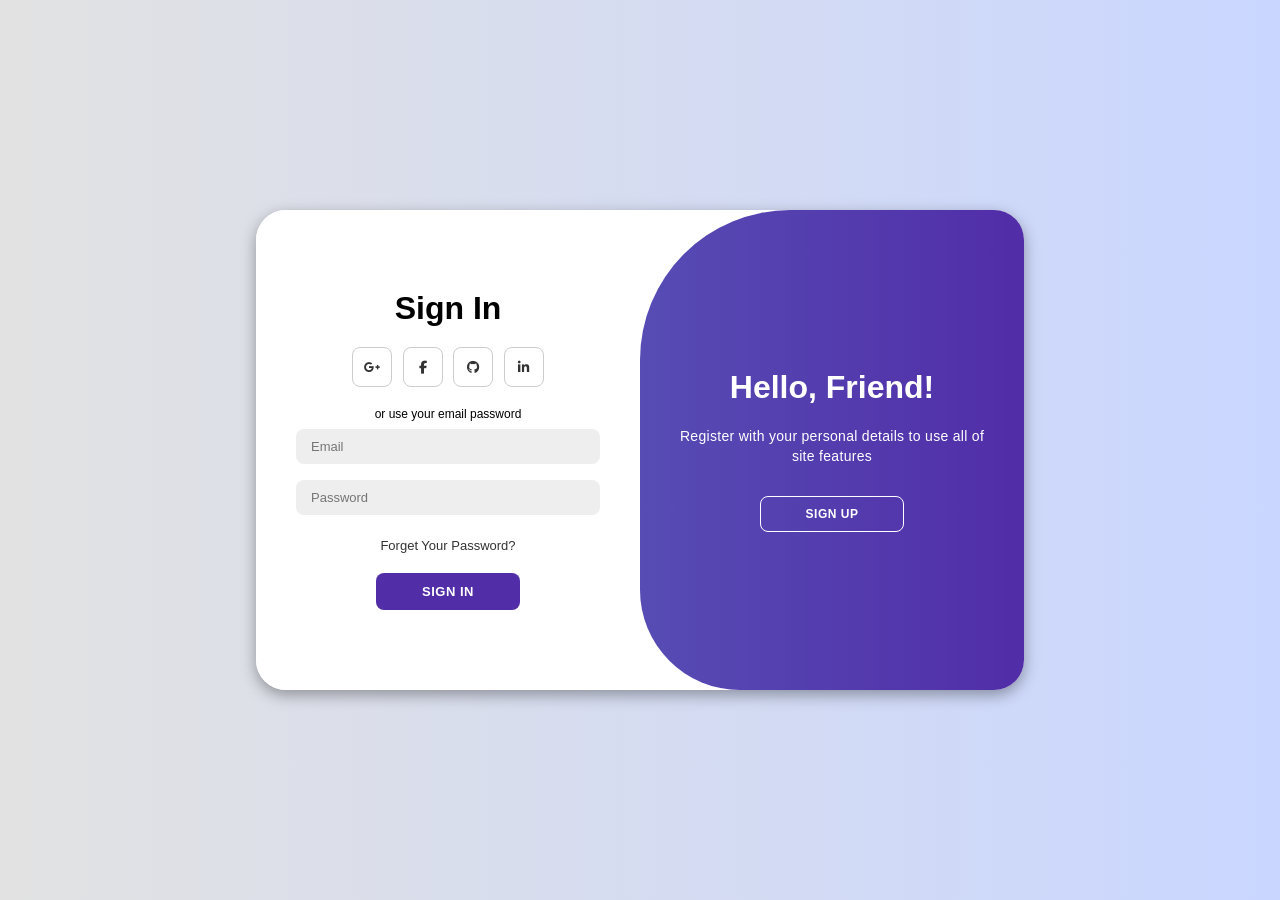
<file: PROJECT_3.0/login.html>
<!DOCTYPE html>
<html lang="en">

<head>
    <meta charset="UTF-8">
    <meta name="viewport" content="width=device-width, initial-scale=1.0">
    <link rel="stylesheet" href="https://cdnjs.cloudflare.com/ajax/libs/font-awesome/6.4.2/css/all.min.css">
    <link rel="stylesheet" href="./CSS/login_style.css">
    <title>Login Page</title>
</head>

<body>

    <div class="container" id="container">
        <div class="form-container sign-up">
            <form>
                <h1>Create Account</h1>
                <div class="social-icons">
                    <a href="#" class="icon"><i class="fa-brands fa-google-plus-g"></i></a>
                    <a href="#" class="icon"><i class="fa-brands fa-facebook-f"></i></a>
                    <a href="#" class="icon"><i class="fa-brands fa-github"></i></a>
                    <a href="#" class="icon"><i class="fa-brands fa-linkedin-in"></i></a>
                </div>
                <span>or use your email for registeration</span>
                <input type="text" placeholder="Name">
                <input type="email" placeholder="Email">
                <input type="password" placeholder="Password">
                <button>Sign Up</button>
            </form>
        </div>
        <div class="form-container sign-in">
            <form>
                <h1>Sign In</h1>
                <div class="social-icons">
                    <a href="#" class="icon"><i class="fa-brands fa-google-plus-g"></i></a>
                    <a href="#" class="icon"><i class="fa-brands fa-facebook-f"></i></a>
                    <a href="#" class="icon"><i class="fa-brands fa-github"></i></a>
                    <a href="#" class="icon"><i class="fa-brands fa-linkedin-in"></i></a>
                </div>
                <span>or use your email password</span>
                <input type="email" placeholder="Email">
                <input type="password" placeholder="Password">
                <a href="#">Forget Your Password?</a>
                <button><a href="./index.html" style="text-decoration: none; color: white   ;">Sign In</a></button>
            </form>
        </div>
        <div class="toggle-container">
            <div class="toggle">
                <div class="toggle-panel toggle-left">
                    <h1>Welcome Back!</h1>
                    <p>Enter your personal details to use all of site features</p>
                    <button class="hidden" id="login">Sign In</button>
                </div>
                <div class="toggle-panel toggle-right">
                    <h1>Hello, Friend!</h1>
                    <p>Register with your personal details to use all of site features</p>
                    <button class="hidden" id="register">Sign Up</button>
                </div>
            </div>
        </div>
    </div>

    <script src="./JS/login_script.js"></script>
</body>

</html>
</file>
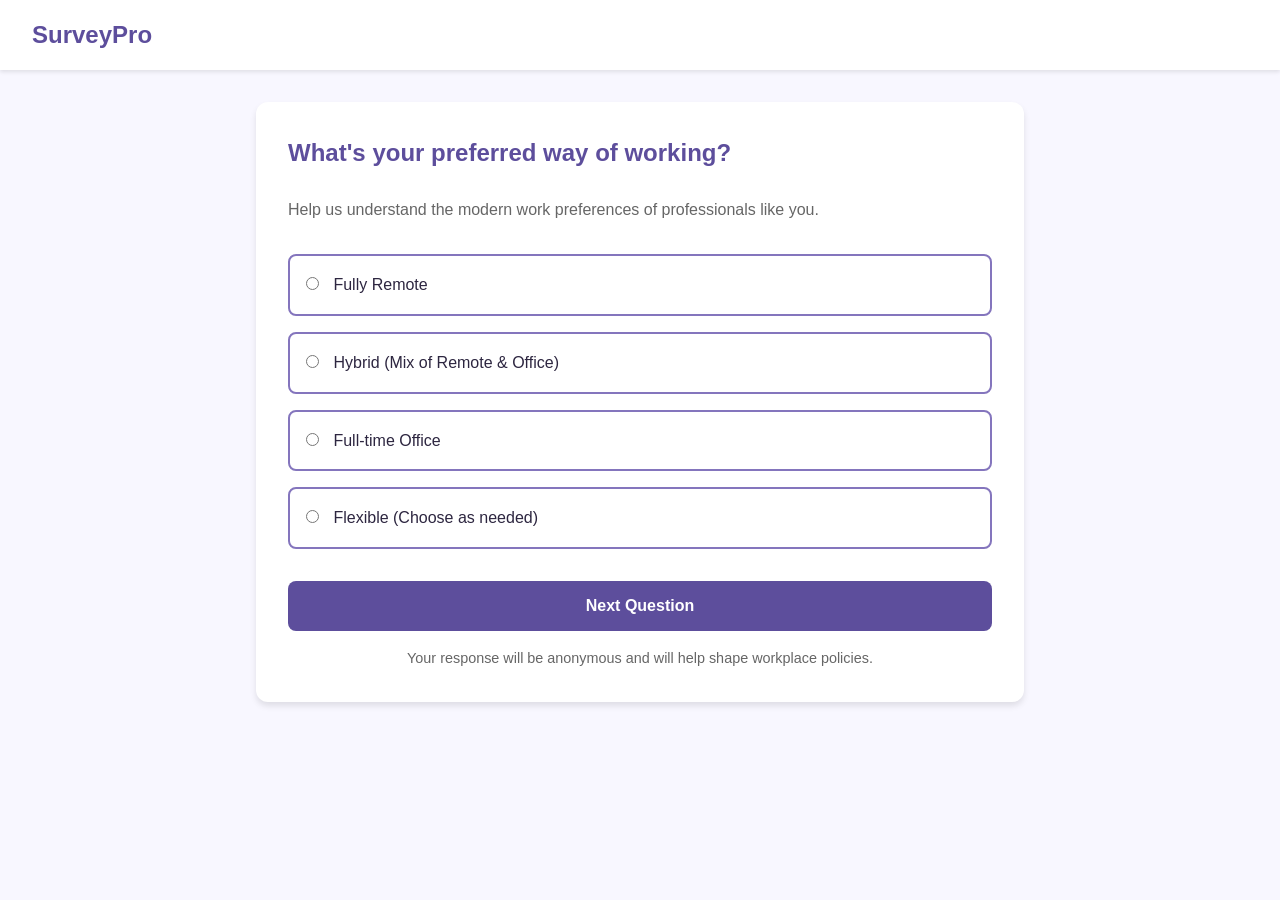
<file: PROJECT_3.0/poll.html>
<!DOCTYPE html>
<html lang="en">
<head>
    <meta charset="UTF-8">
    <meta name="viewport" content="width=device-width, initial-scale=1.0">
    <title>SurveyPro - Quick Poll</title>
    <style>
    * {
        margin: 0;
        padding: 0;
        box-sizing: border-box;
        font-family: -apple-system, BlinkMacSystemFont, 'Segoe UI', Roboto, Oxygen, Ubuntu, Cantarell, sans-serif;
    }
    
    body {
        background-color: #F8F7FF;
        color: #2D2640;
        line-height: 1.6;
    }
    
    header {
        background-color: white;
        padding: 1rem 2rem;
        box-shadow: 0 2px 4px rgba(0,0,0,0.1);
    }
    
    .logo {
        color: #5D4E9C;
        font-size: 1.5rem;
        font-weight: bold;
        text-decoration: none;
    }
    
    .container {
        max-width: 800px;
        margin: 2rem auto;
        padding: 0 1rem;
    }
    
    .poll-card {
        background: white;
        border-radius: 12px;
        padding: 2rem;
        box-shadow: 0 4px 6px rgba(0,0,0,0.1);
    }
    
    .poll-title {
        color: #5D4E9C;
        font-size: 1.5rem;
        margin-bottom: 1.5rem;
    }
    
    .poll-description {
        color: #666;
        margin-bottom: 2rem;
    }
    
    .poll-options {
        display: flex;
        flex-direction: column;
        gap: 1rem;
    }
    
    .poll-option {
        display: block;
        padding: 1rem;
        border: 2px solid #8475BD;
        border-radius: 8px;
        cursor: pointer;
        transition: all 0.3s ease;
    }
    
    .poll-option:hover {
        background-color: #8475BD;
        color: white;
    }
    
    input[type="radio"] {
        margin-right: 10px;
    }
    
    .submit-btn {
        display: block;
        width: 100%;
        padding: 1rem;
        margin-top: 2rem;
        background-color: #5D4E9C;
        color: white;
        border: none;
        border-radius: 8px;
        font-size: 1rem;
        font-weight: bold;
        cursor: pointer;
        transition: background-color 0.3s ease;
    }
    
    .submit-btn:hover {
        background-color: #8475BD;
    }
    
    .poll-footer {
        margin-top: 1rem;
        text-align: center;
        color: #666;
        font-size: 0.9rem;
    }
    </style>
</head>
<body>
    <header>
        <a href="#" class="logo">SurveyPro</a>
    </header>

    <div class="container">
        <form class="poll-card">
            <h1 class="poll-title">What's your preferred way of working?</h1>
            <p class="poll-description">Help us understand the modern work preferences of professionals like you.</p>
            
            <div class="poll-options">
                <label class="poll-option">
                    <input type="radio" name="work-preference" value="remote">
                    Fully Remote
                </label>
                
                <label class="poll-option">
                    <input type="radio" name="work-preference" value="hybrid">
                    Hybrid (Mix of Remote & Office)
                </label>
                
                <label class="poll-option">
                    <input type="radio" name="work-preference" value="office">
                    Full-time Office
                </label>
                
                <label class="poll-option">
                    <input type="radio" name="work-preference" value="flexible">
                    Flexible (Choose as needed)
                </label>
            </div>

                <button class="submit-btn"><a href="./poll2.html" style="color: white; text-decoration: none;">&nbsp;&nbsp; &nbsp;&nbsp; &nbsp;&nbsp; &nbsp;&nbsp; &nbsp;&nbsp;&nbsp; &nbsp;&nbsp; &nbsp;&nbsp; &nbsp;&nbsp; &nbsp;&nbsp; &nbsp; &nbsp; &nbsp;Next Question&nbsp;&nbsp; &nbsp;&nbsp; &nbsp;&nbsp; &nbsp;&nbsp; &nbsp;&nbsp;&nbsp; &nbsp;&nbsp; &nbsp;&nbsp; &nbsp;&nbsp; &nbsp;&nbsp; &nbsp; &nbsp; &nbsp;              </a></button> 

            <p class="poll-footer">Your response will be anonymous and will help shape workplace policies.</p>
        </form>
    </div>
</body>
</html>
</file>
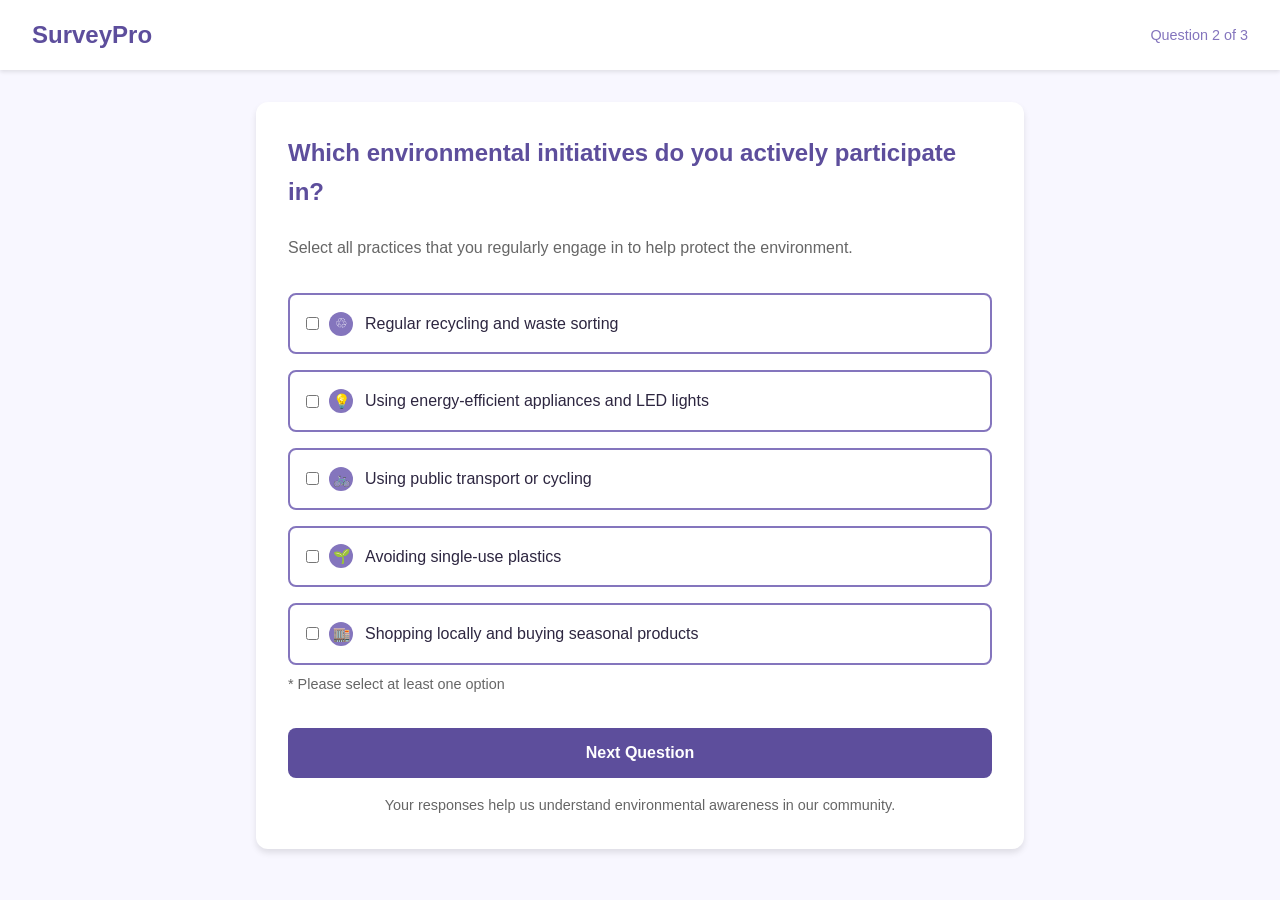
<file: PROJECT_3.0/poll2.html>
<!DOCTYPE html>
<html lang="en">
<head>
    <meta charset="UTF-8">
    <meta name="viewport" content="width=device-width, initial-scale=1.0">
    <title>SurveyPro - Environmental Poll</title>
    <style>
        * {
    margin: 0;
    padding: 0;
    box-sizing: border-box;
    font-family: -apple-system, BlinkMacSystemFont, 'Segoe UI', Roboto, Oxygen, Ubuntu, Cantarell, sans-serif;
}

body {
    background-color: #F8F7FF;
    color: #2D2640;
    line-height: 1.6;
}

header {
    background-color: white;
    padding: 1rem 2rem;
    box-shadow: 0 2px 4px rgba(0,0,0,0.1);
    display: flex;
    justify-content: space-between;
    align-items: center;
}

.logo {
    color: #5D4E9C;
    font-size: 1.5rem;
    font-weight: bold;
    text-decoration: none;
}

.progress {
    color: #8475BD;
    font-size: 0.9rem;
}

.container {
    max-width: 800px;
    margin: 2rem auto;
    padding: 0 1rem;
}

.poll-card {
    background: white;
    border-radius: 12px;
    padding: 2rem;
    box-shadow: 0 4px 6px rgba(0,0,0,0.1);
}

.poll-title {
    color: #5D4E9C;
    font-size: 1.5rem;
    margin-bottom: 1.5rem;
}

.poll-description {
    color: #666;
    margin-bottom: 2rem;
}

.poll-options {
    display: flex;
    flex-direction: column;
    gap: 1rem;
}

.poll-option {
    display: flex;
    align-items: center;
    padding: 1rem;
    border: 2px solid #8475BD;
    border-radius: 8px;
    cursor: pointer;
    transition: all 0.3s ease;
}

.poll-option:hover {
    background-color: #8475BD;
    color: white;
}

.option-icon {
    width: 24px;
    height: 24px;
    margin-right: 12px;
    display: inline-flex;
    align-items: center;
    justify-content: center;
    background: #8475BD;
    color: white;
    border-radius: 50%;
    font-size: 14px;
}

.poll-option:hover .option-icon {
    background: white;
    color: #5D4E9C;
}

input[type="checkbox"] {
    margin-right: 10px;
}

.submit-btn {
    display: block;
    width: 100%;
    padding: 1rem;
    margin-top: 2rem;
    background-color: #5D4E9C;
    color: white;
    border: none;
    border-radius: 8px;
    font-size: 1rem;
    font-weight: bold;
    cursor: pointer;
    transition: background-color 0.3s ease;
}

.submit-btn:hover {
    background-color: #8475BD;
}

.poll-footer {
    margin-top: 1rem;
    text-align: center;
    color: #666;
    font-size: 0.9rem;
}

.required-text {
    color: #666;
    font-size: 0.9rem;
    margin-top: 0.5rem;
}
    </style>
</head>
<body>
    <header>
        <a href="#" class="logo">SurveyPro</a>
        <span class="progress">Question 2 of 3</span>
    </header>

    <div class="container">
        <form class="poll-card">
            <h1 class="poll-title">Which environmental initiatives do you actively participate in?</h1>
            <p class="poll-description">Select all practices that you regularly engage in to help protect the environment.</p>
            
            <div class="poll-options">
                <label class="poll-option">
                    <input type="checkbox" name="eco-actions" value="recycling">
                    <span class="option-icon">♲</span>
                    Regular recycling and waste sorting
                </label>
                
                <label class="poll-option">
                    <input type="checkbox" name="eco-actions" value="energy">
                    <span class="option-icon">💡</span>
                    Using energy-efficient appliances and LED lights
                </label>
                
                <label class="poll-option">
                    <input type="checkbox" name="eco-actions" value="transport">
                    <span class="option-icon">🚲</span>
                    Using public transport or cycling
                </label>
                
                <label class="poll-option">
                    <input type="checkbox" name="eco-actions" value="plastic">
                    <span class="option-icon">🌱</span>
                    Avoiding single-use plastics
                </label>

                <label class="poll-option">
                    <input type="checkbox" name="eco-actions" value="local">
                    <span class="option-icon">🏬</span>
                    Shopping locally and buying seasonal products
                </label>
            </div>

            <p class="required-text">* Please select at least one option</p>

            <button class="submit-btn"><a href="./poll3.html" style="color: white; text-decoration: none;">&nbsp;&nbsp; &nbsp;&nbsp; &nbsp;&nbsp; &nbsp;&nbsp; &nbsp;&nbsp;&nbsp; &nbsp;&nbsp; &nbsp;&nbsp; &nbsp;&nbsp; &nbsp;&nbsp; &nbsp; &nbsp; &nbsp;Next Question&nbsp;&nbsp; &nbsp;&nbsp; &nbsp;&nbsp; &nbsp;&nbsp; &nbsp;&nbsp;&nbsp; &nbsp;&nbsp; &nbsp;&nbsp; &nbsp;&nbsp; &nbsp;&nbsp; &nbsp; &nbsp; &nbsp;</button> 

            <p class="poll-footer">Your responses help us understand environmental awareness in our community.</p>
        </form>
    </div>
</body>
</html>
</file>
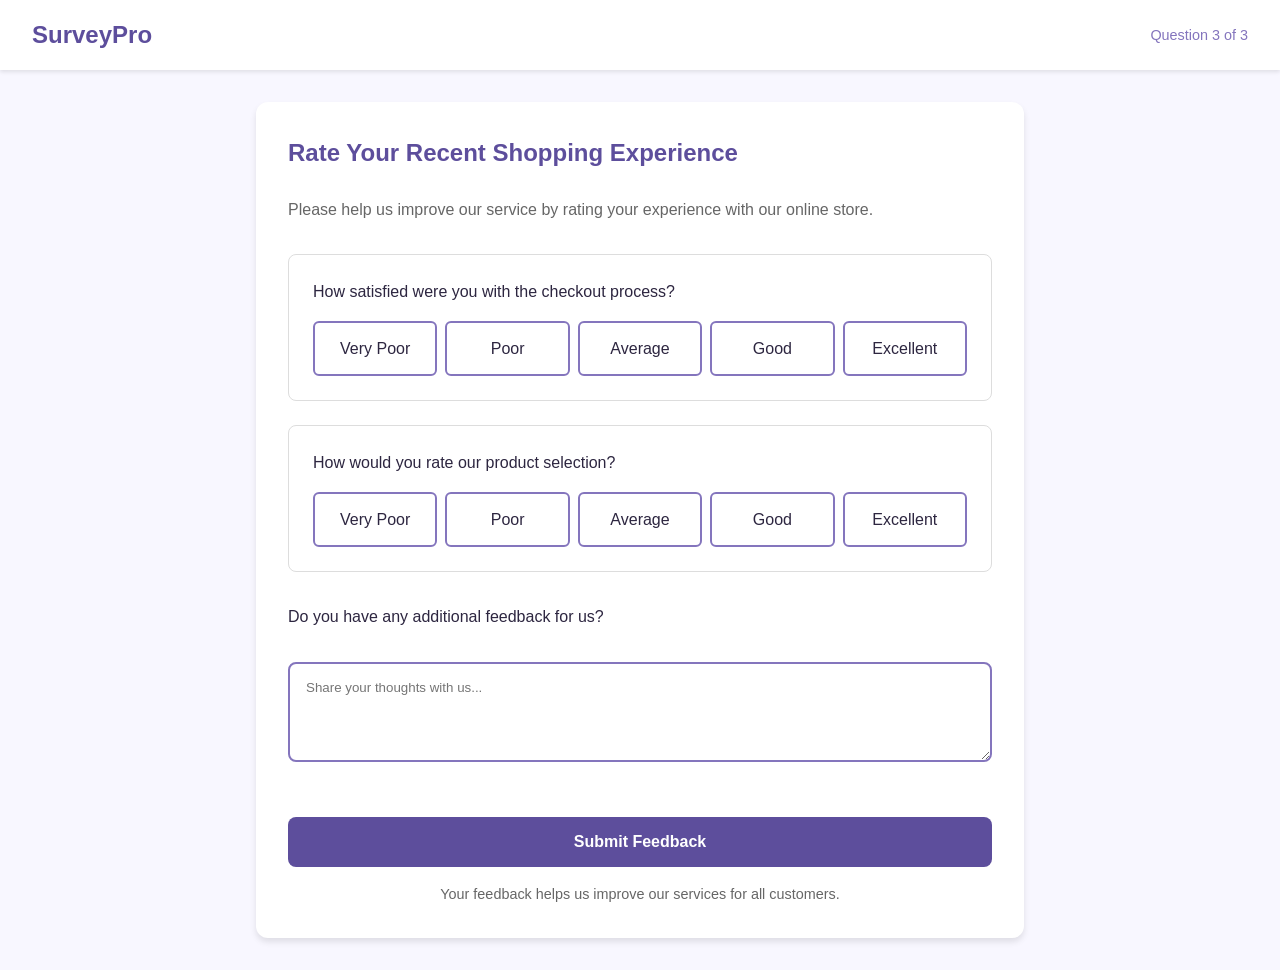
<file: PROJECT_3.0/poll3.html>
<!DOCTYPE html>
<html lang="en">
<head>
    <meta charset="UTF-8">
    <meta name="viewport" content="width=device-width, initial-scale=1.0">
    <title>SurveyPro - Customer Satisfaction</title>
    <!-- Previous styles remain the same until modal styles -->
    <style>
    /* ... (keeping all previous styles) ... */

    .modal {
        display: none;
        position: fixed;
        top: 0;
        left: 0;
        width: 100%;
        height: 100%;
        background-color: rgba(0,0,0,0.5);
        z-index: 1000;
    }

    .modal-content {
        position: relative;
        background-color: white;
        margin: 15% auto;
        padding: 2rem;
        width: 90%;
        max-width: 500px;
        border-radius: 12px;
        text-align: center;
        animation: modalSlideIn 0.3s ease-out;
    }

    @keyframes modalSlideIn {
        from {
            transform: translateY(-100px);
            opacity: 0;
        }
        to {
            transform: translateY(0);
            opacity: 1;
        }
    }

    .modal-title {
        color: #5D4E9C;
        font-size: 1.5rem;
        margin-bottom: 1rem;
    }

    .modal-text {
        color: #666;
        margin-bottom: 1.5rem;
    }

    .modal-btn {
        padding: 0.75rem 2rem;
        background-color: #5D4E9C;
        color: white;
        border: none;
        border-radius: 6px;
        font-size: 1rem;
        cursor: pointer;
        transition: background-color 0.3s ease;
    }

    .modal-btn:hover {
        background-color: #8475BD;
    }
       * {
    margin: 0;
    padding: 0;
    box-sizing: border-box;
    font-family: -apple-system, BlinkMacSystemFont, 'Segoe UI', Roboto, Oxygen, Ubuntu, Cantarell, sans-serif;
}

body {
    background-color: #F8F7FF;
    color: #2D2640;
    line-height: 1.6;
}

header {
    background-color: white;
    padding: 1rem 2rem;
    box-shadow: 0 2px 4px rgba(0,0,0,0.1);
    display: flex;
    justify-content: space-between;
    align-items: center;
}

.logo {
    color: #5D4E9C;
    font-size: 1.5rem;
    font-weight: bold;
    text-decoration: none;
}

.progress {
    color: #8475BD;
    font-size: 0.9rem;
}

.container {
    max-width: 800px;
    margin: 2rem auto;
    padding: 0 1rem;
}

.poll-card {
    background: white;
    border-radius: 12px;
    padding: 2rem;
    box-shadow: 0 4px 6px rgba(0,0,0,0.1);
}

.poll-title {
    color: #5D4E9C;
    font-size: 1.5rem;
    margin-bottom: 1.5rem;
}

.poll-description {
    color: #666;
    margin-bottom: 2rem;
}

.rating-group {
    display: flex;
    flex-direction: column;
    gap: 1.5rem;
    margin-bottom: 2rem;
}

.rating-item {
    border: 1px solid #ddd;
    padding: 1.5rem;
    border-radius: 8px;
}

.rating-question {
    font-weight: 500;
    margin-bottom: 1rem;
}

.rating-options {
    display: flex;
    justify-content: space-between;
    gap: 0.5rem;
    flex-wrap: wrap;
}

.rating-option {
    flex: 1;
    min-width: 80px;
}

.rating-option input[type="radio"] {
    display: none;
}

.rating-option label {
    display: block;
    text-align: center;
    padding: 0.8rem;
    border: 2px solid #8475BD;
    border-radius: 6px;
    cursor: pointer;
    transition: all 0.3s ease;
}

.rating-option label:hover {
    background-color: #8475BD;
    color: white;
}

.rating-option input[type="radio"]:checked + label {
    background-color: #5D4E9C;
    color: white;
    border-color: #5D4E9C;
}

.feedback-box {
    width: 100%;
    padding: 1rem;
    border: 2px solid #8475BD;
    border-radius: 8px;
    margin: 1rem 0;
    min-height: 100px;
    resize: vertical;
}

.submit-btn {
    display: block;
    width: 100%;
    padding: 1rem;
    margin-top: 2rem;
    background-color: #5D4E9C;
    color: white;
    border: none;
    border-radius: 8px;
    font-size: 1rem;
    font-weight: bold;
    cursor: pointer;
    transition: background-color 0.3s ease;
}

.submit-btn:hover {
    background-color: #8475BD;
}

.poll-footer {
    margin-top: 1rem;
    text-align: center;
    color: #666;
    font-size: 0.9rem;
}

@media (max-width: 600px) {
    .rating-options {
        flex-direction: column;
    }
    
    .rating-option {
        width: 100%;
    }
}

.modal {
        display: none;
        position: fixed;
        top: 0;
        left: 0;
        width: 100%;
        height: 100%;
        background-color: rgba(0,0,0,0.5);
        z-index: 1000;
    }

    .modal-content {
        position: relative;
        background-color: white;
        margin: 15% auto;
        padding: 2rem;
        width: 90%;
        max-width: 500px;
        border-radius: 12px;
        text-align: center;
        animation: modalSlideIn 0.3s ease-out;
    }

    @keyframes modalSlideIn {
        from {
            transform: translateY(-100px);
            opacity: 0;
        }
        to {
            transform: translateY(0);
            opacity: 1;
        }
    }

    .modal-title {
        color: #5D4E9C;
        font-size: 1.5rem;
        margin-bottom: 1rem;
    }

    .modal-text {
        color: #666;
        margin-bottom: 1.5rem;
    }

    .modal-btn {
        padding: 0.75rem 2rem;
        background-color: #5D4E9C;
        color: white;
        border: none;
        border-radius: 6px;
        font-size: 1rem;
        cursor: pointer;
        transition: background-color 0.3s ease;
    }

    .modal-btn:hover {
        background-color: #8475BD;
    }
    </style>
</head>
<body>
    <header>
        <a href="#" class="logo">SurveyPro</a>
        <span class="progress">Question 3 of 3</span>
    </header>

    <div class="container">
        <form class="poll-card" id="satisfactionForm">
            <h1 class="poll-title">Rate Your Recent Shopping Experience</h1>
            <p class="poll-description">Please help us improve our service by rating your experience with our online store.</p>
            
            <div class="rating-group">
                <div class="rating-item">
                    <p class="rating-question">How satisfied were you with the checkout process?</p>
                    <div class="rating-options">
                        <div class="rating-option">
                            <input type="radio" id="checkout-1" name="checkout" value="1">
                            <label for="checkout-1">Very Poor</label>
                        </div>
                        <div class="rating-option">
                            <input type="radio" id="checkout-2" name="checkout" value="2">
                            <label for="checkout-2">Poor</label>
                        </div>
                        <div class="rating-option">
                            <input type="radio" id="checkout-3" name="checkout" value="3">
                            <label for="checkout-3">Average</label>
                        </div>
                        <div class="rating-option">
                            <input type="radio" id="checkout-4" name="checkout" value="4">
                            <label for="checkout-4">Good</label>
                        </div>
                        <div class="rating-option">
                            <input type="radio" id="checkout-5" name="checkout" value="5">
                            <label for="checkout-5">Excellent</label>
                        </div>
                    </div>
                </div>

                <div class="rating-item" >
                    <p class="rating-question">How would you rate our product selection?</p>
                    <div class="rating-options">
                        <div class="rating-option">
                            <input type="radio" id="selection-1" name="selection" value="1">
                            <label for="selection-1">Very Poor</label>
                        </div>
                        <div class="rating-option">
                            <input type="radio" id="selection-2" name="selection" value="2">
                            <label for="selection-2">Poor</label>
                        </div>
                        <div class="rating-option">
                            <input type="radio" id="selection-3" name="selection" value="3">
                            <label for="selection-3">Average</label>
                        </div>
                        <div class="rating-option">
                            <input type="radio" id="selection-4" name="selection" value="4">
                            <label for="selection-4">Good</label>
                        </div>
                        <div class="rating-option">
                            <input type="radio" id="selection-5" name="selection" value="5">
                            <label for="selection-5">Excellent</label>
                        </div>
                    </div>
                </div>
            </div>

            <p class="rating-question">Do you have any additional feedback for us?</p>
            <textarea class="feedback-box" placeholder="Share your thoughts with us..."></textarea>

            <button type="submit" class="submit-btn">Submit Feedback</button>

            <p class="poll-footer">Your feedback helps us improve our services for all customers.</p>
        </form>
    </div>

    <!-- Thank You Modal -->
    <div class="modal" id="thankYouModal">
        <div class="modal-content">
            <h2 class="modal-title">Thank You for Your Feedback!</h2>
            <p class="modal-text">We greatly appreciate you taking the time to share your experience with us. Your feedback will help us improve our services.</p>
            <button class="modal-btn" onclick="window.location.href='./result.html'">View Results</button>
        </div>
    </div>

    <script>
        document.getElementById('satisfactionForm').addEventListener('submit', function(e) {
            e.preventDefault();
            
            const checkoutRating = document.querySelector('input[name="checkout"]:checked');
            const selectionRating = document.querySelector('input[name="selection"]:checked');
            
            if (!checkoutRating || !selectionRating) {
                alert('Please rate both the checkout process and product selection before submitting.');
                return;
            }

            document.getElementById('thankYouModal').style.display = 'block';
        });
    </script>
</body>
</html>
</file>
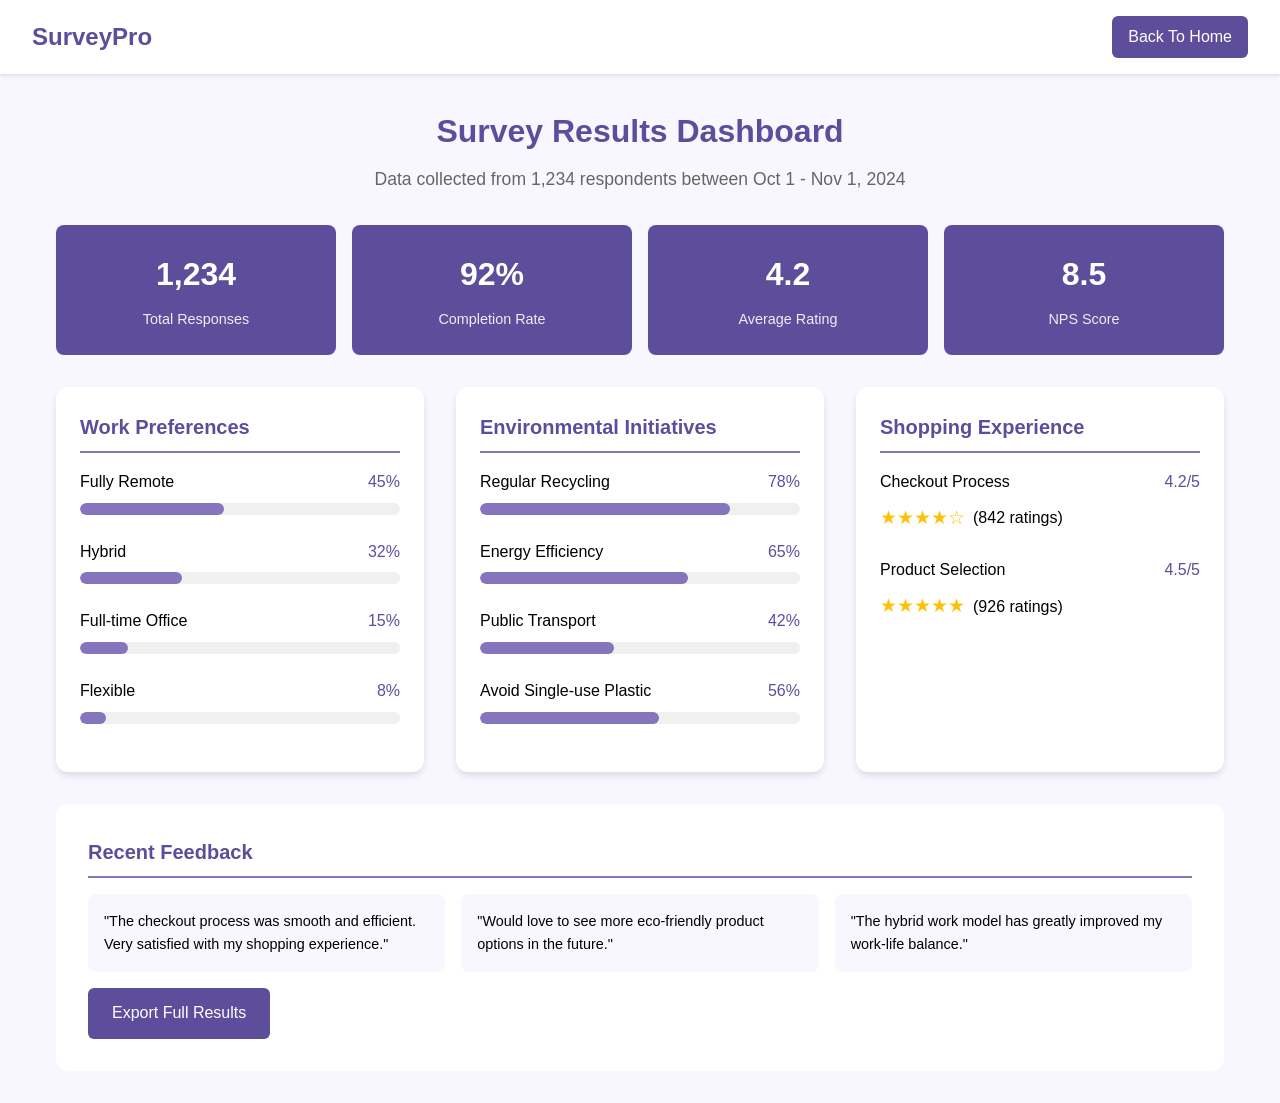
<file: PROJECT_3.0/result.html>
<!DOCTYPE html>
<html lang="en">
<head>
    <meta charset="UTF-8">
    <meta name="viewport" content="width=device-width, initial-scale=1.0">
    <title>SurveyPro - Survey Results</title>
    <style>
        * {
            margin: 0;
            padding: 0;
            box-sizing: border-box;
            font-family: -apple-system, BlinkMacSystemFont, 'Segoe UI', Roboto, Oxygen, Ubuntu, Cantarell, sans-serif;
        }

        body {
            background-color: #F8F7FF;
            color: var(--text);
            line-height: 1.6;
        }

        header {
            background-color: white;
            padding: 1rem 2rem;
            box-shadow: 0 2px 4px rgba(0,0,0,0.1);
            display: flex;
            justify-content: space-between;
            align-items: center;
        }

        .logo {
            color: #5D4E9C;
            font-size: 1.5rem;
            font-weight: bold;
            text-decoration: none;
        }

        .back-btn {
            background-color: #5D4E9C;
            color: white;
            padding: 0.5rem 1rem;
            border-radius: 6px;
            text-decoration: none;
            font-size: 1rem;
            transition: background-color 0.3s ;
        }

        .back-btn:hover {
            background-color: #403075;
        }

        .container {
            max-width: 1200px;
            margin: 2rem auto;
            padding: 0 1rem;
        }

        .results-header {
            text-align: center;
            margin-bottom: 2rem;
        }

        .results-title {
            color: #5D4E9C;
            font-size: 2rem;
            margin-bottom: 0.5rem;
        }

        .results-subtitle {
            color: #666;
            font-size: 1.1rem;
        }

        .results-grid {
            display: grid;
            grid-template-columns: repeat(auto-fit, minmax(300px, 1fr));
            gap: 2rem;
            margin-bottom: 2rem;
        }

        .result-card {
            background: white;
            border-radius: 12px;
            padding: 1.5rem;
            box-shadow: 0 4px 6px rgba(0,0,0,0.1);
        }

        .card-title {
            color: #5D4E9C;
            font-size: 1.25rem;
            margin-bottom: 1rem;
            padding-bottom: 0.5rem;
            border-bottom: 2px solid #8475BD;
        }

        .result-item {
            margin-bottom: 1.5rem;
        }

        .result-label {
            display: flex;
            justify-content: space-between;
            margin-bottom: 0.5rem;
            font-weight: 500;
        }

        .result-percentage {
            color: #5D4E9C;
        }

        .progress-bar {
            width: 100%;
            height: 12px;
            background-color: #f0f0f0;
            border-radius: 6px;
            overflow: hidden;
        }

        .progress-fill {
            height: 100%;
            background-color: #8475BD;
            border-radius: 6px;
            transition: width 0.3s ease;
        }

        .stats-container {
            display: grid;
            grid-template-columns: repeat(auto-fit, minmax(200px, 1fr));
            gap: 1rem;
            margin-bottom: 2rem;
        }

        .stat-card {
            background: #5D4E9C;
            color: white;
            padding: 1.5rem;
            border-radius: 8px;
            text-align: center;
        }

        .stat-number {
            font-size: 2rem;
            font-weight: bold;
            margin-bottom: 0.5rem;
        }

        .stat-label {
            font-size: 0.9rem;
            opacity: 0.9;
        }

        .feedback-section {
            background: white;
            border-radius: 12px;
            padding: 2rem;
            margin-top: 2rem;
        }

        .feedback-grid {
            display: grid;
            grid-template-columns: repeat(auto-fit, minmax(250px, 1fr));
            gap: 1rem;
            margin-top: 1rem;
        }

        .feedback-item {
            background: #F8F7FF;
            padding: 1rem;
            border-radius: 8px;
            font-size: 0.9rem;
        }

        .rating-summary {
            display: flex;
            align-items: center;
            gap: 0.5rem;
            margin-bottom: 1rem;
        }

        .star-rating {
            color: #FFC107;
            font-size: 1.2rem;
        }

        .export-btn {
            display: inline-block;
            padding: 0.8rem 1.5rem;
            background-color: #5D4E9C;
            color: white;
            text-decoration: none;
            border-radius: 6px;
            margin-top: 1rem;
            transition: background-color 0.3s ease;
        }

        .export-btn:hover {
            background-color: #403075;
        }

        @media (max-width: 768px) {
            .results-grid {
                grid-template-columns: 1fr;
            }
            
            .stats-container {
                grid-template-columns: 1fr 1fr;
            }
        }
    </style>
</head>
<body>
    <header>
        <a href="#" class="logo">SurveyPro</a>
        <a href="./index.html" class="back-btn">Back To Home</a>
    </header>

    <div class="container">
        <div class="results-header">
            <h1 class="results-title">Survey Results Dashboard</h1>
            <p class="results-subtitle">Data collected from 1,234 respondents between Oct 1 - Nov 1, 2024</p>
        </div>

        <div class="stats-container">
            <div class="stat-card">
                <div class="stat-number">1,234</div>
                <div class="stat-label">Total Responses</div>
            </div>
            <div class="stat-card">
                <div class="stat-number">92%</div>
                <div class="stat-label">Completion Rate</div>
            </div>
            <div class="stat-card">
                <div class="stat-number">4.2</div>
                <div class="stat-label">Average Rating</div>
            </div>
            <div class="stat-card">
                <div class="stat-number">8.5</div>
                <div class="stat-label">NPS Score</div>
            </div>
        </div>

        <div class="results-grid">

            <div class="result-card">
                <h2 class="card-title">Work Preferences</h2>
                
                <div class="result-item">
                    <div class="result-label">
                        <span>Fully Remote</span>
                        <span class="result-percentage">45%</span>
                    </div>
                    <div class="progress-bar">
                        <div class="progress-fill" style="width: 45%"></div>
                    </div>
                </div>

                <div class="result-item">
                    <div class="result-label">
                        <span>Hybrid</span>
                        <span class="result-percentage">32%</span>
                    </div>
                    <div class="progress-bar">
                        <div class="progress-fill" style="width: 32%"></div>
                    </div>
                </div>

                <div class="result-item">
                    <div class="result-label">
                        <span>Full-time Office</span>
                        <span class="result-percentage">15%</span>
                    </div>
                    <div class="progress-bar">
                        <div class="progress-fill" style="width: 15%"></div>
                    </div>
                </div>

                <div class="result-item">
                    <div class="result-label">
                        <span>Flexible</span>
                        <span class="result-percentage">8%</span>
                    </div>
                    <div class="progress-bar">
                        <div class="progress-fill" style="width: 8%"></div>
                    </div>
                </div>
            </div>

            <!-- Environmental Initiatives Results -->
            <div class="result-card">
                <h2 class="card-title">Environmental Initiatives</h2>
                
                <div class="result-item">
                    <div class="result-label">
                        <span>Regular Recycling</span>
                        <span class="result-percentage">78%</span>
                    </div>
                    <div class="progress-bar">
                        <div class="progress-fill" style="width: 78%"></div>
                    </div>
                </div>

                <div class="result-item">
                    <div class="result-label">
                        <span>Energy Efficiency</span>
                        <span class="result-percentage">65%</span>
                    </div>
                    <div class="progress-bar">
                        <div class="progress-fill" style="width: 65%"></div>
                    </div>
                </div>

                <div class="result-item">
                    <div class="result-label">
                        <span>Public Transport</span>
                        <span class="result-percentage">42%</span>
                    </div>
                    <div class="progress-bar">
                        <div class="progress-fill" style="width: 42%"></div>
                    </div>
                </div>

                <div class="result-item">
                    <div class="result-label">
                        <span>Avoid Single-use Plastic</span>
                        <span class="result-percentage">56%</span>
                    </div>
                    <div class="progress-bar">
                        <div class="progress-fill" style="width: 56%"></div>
                    </div>
                </div>
            </div>

            <!-- Shopping Experience Results -->
            <div class="result-card">
                <h2 class="card-title">Shopping Experience</h2>
                
                <div class="result-item">
                    <div class="result-label">
                        <span>Checkout Process</span>
                        <span class="result-percentage">4.2/5</span>
                    </div>
                    <div class="rating-summary">
                        <span class="star-rating">★★★★☆</span>
                        <span>(842 ratings)</span>
                    </div>
                </div>

                <div class="result-item">
                    <div class="result-label">
                        <span>Product Selection</span>
                        <span class="result-percentage">4.5/5</span>
                    </div>
                    <div class="rating-summary">
                        <span class="star-rating">★★★★★</span>
                        <span>(926 ratings)</span>
                    </div>
                </div>
            </div>
        </div>

        <div class="feedback-section">
            <h2 class="card-title">Recent Feedback</h2>
            <div class="feedback-grid">
                <div class="feedback-item">
                    "The checkout process was smooth and efficient. Very satisfied with my shopping experience."
                </div>
                <div class="feedback-item">
                    "Would love to see more eco-friendly product options in the future."
                </div>
                <div class="feedback-item">
                    "The hybrid work model has greatly improved my work-life balance."
                </div>
            </div>
            <a href="#" class="export-btn">Export Full Results</a>
        </div>
    </div>
</body>
</html>
</file>
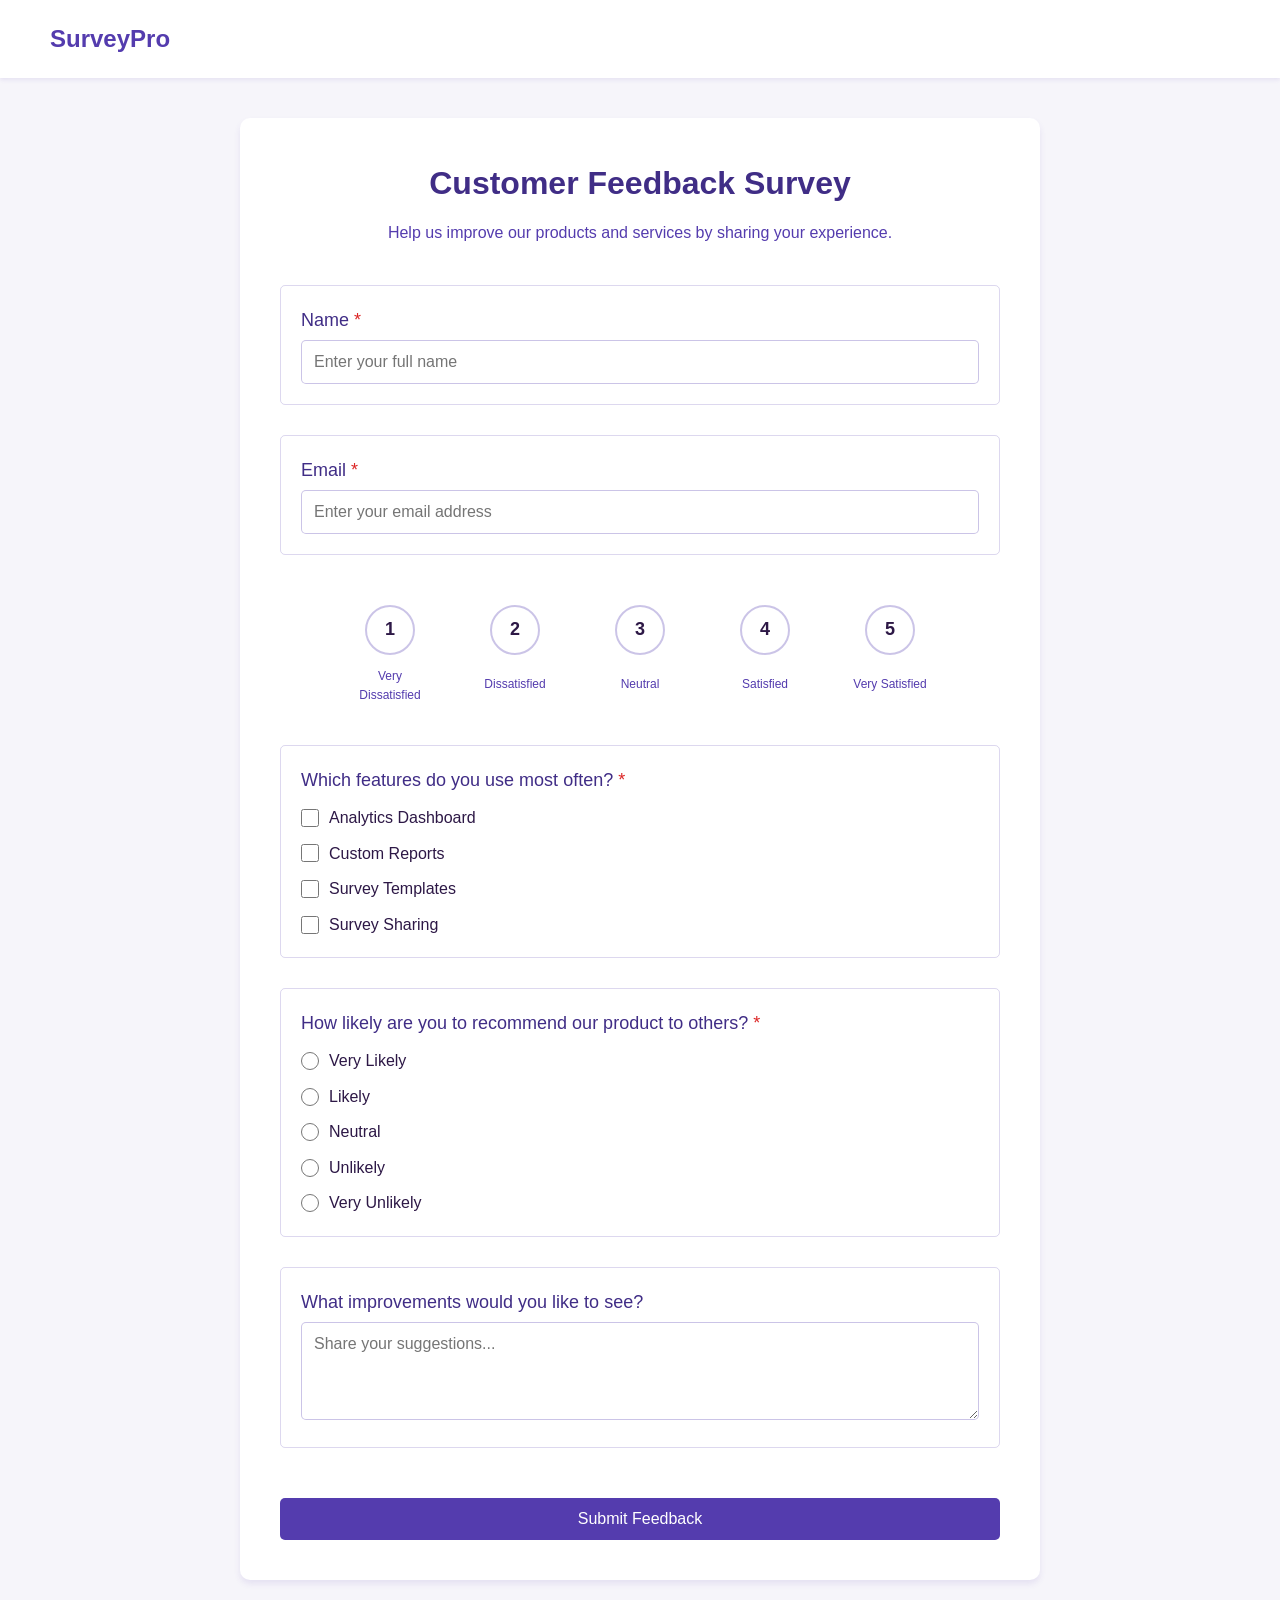
<file: PROJECT_3.0/survey1.html>
<!DOCTYPE html>
<html lang="en">

<head>
    <meta charset="UTF-8">
    <meta name="viewport" content="width=device-width, initial-scale=1.0">
    <title>Customer Feedback Survey - SurveyPro</title>
    <link rel="stylesheet" href="./CSS/survey1.css">
</head>

<body>
    <nav class="nav">
        <a href="#" class="logo">SurveyPro</a>
    </nav>

    <div class="survey-container">
        <div class="survey-header">
            <h1 class="survey-title">Customer Feedback Survey</h1>
            <p class="survey-description">Help us improve our products and services by sharing your experience.</p>
        </div>

        <form>
            <div class="question-group">
                <label class="question">Name<span class="required">*</span></label>
                <input type="text" required placeholder="Enter your full name">
            </div>

            <div class="question-group">
                <label class="question">Email<span class="required">*</span></label>
                <input type="email" required placeholder="Enter your email address">
            </div>

            <div class="rating-group">
                <div class="rating-option">
                    <input type="radio" name="satisfaction" id="rating1" value="1" class="rating-input">
                    <label for="rating1" class="rating-number">1</label>
                    <div class="rating-label">Very Dissatisfied</div>
                </div>
                <div class="rating-option">
                    <input type="radio" name="satisfaction" id="rating2" value="2" class="rating-input">
                    <label for="rating2" class="rating-number">2</label>
                    <div class="rating-label">Dissatisfied</div>
                </div>
                <div class="rating-option">
                    <input type="radio" name="satisfaction" id="rating3" value="3" class="rating-input">
                    <label for="rating3" class="rating-number">3</label>
                    <div class="rating-label">Neutral</div>
                </div>
                <div class="rating-option">
                    <input type="radio" name="satisfaction" id="rating4" value="4" class="rating-input">
                    <label for="rating4" class="rating-number">4</label>
                    <div class="rating-label">Satisfied</div>
                </div>
                <div class="rating-option">
                    <input type="radio" name="satisfaction" id="rating5" value="5" class="rating-input">
                    <label for="rating5" class="rating-number">5</label>
                    <div class="rating-label">Very Satisfied</div>
                </div>
            </div>
            <div class="question-group">
                <label class="question">Which features do you use most often?<span class="required">*</span></label>
                <div class="checkbox-group">
                    <label class="checkbox-option">
                        <input type="checkbox" name="features" value="analytics">
                        Analytics Dashboard
                    </label>
                    <label class="checkbox-option">
                        <input type="checkbox" name="features" value="reports">
                        Custom Reports
                    </label>
                    <label class="checkbox-option">
                        <input type="checkbox" name="features" value="templates">
                        Survey Templates
                    </label>
                    <label class="checkbox-option">
                        <input type="checkbox" name="features" value="sharing">
                        Survey Sharing
                    </label>
                </div>
            </div>

            <div class="question-group">
                <label class="question">How likely are you to recommend our product to others?<span
                        class="required">*</span></label>
                <div class="radio-group">
                    <label class="radio-option">
                        <input type="radio" name="recommend" value="very-likely">
                        Very Likely
                    </label>
                    <label class="radio-option">
                        <input type="radio" name="recommend" value="likely">
                        Likely
                    </label>
                    <label class="radio-option">
                        <input type="radio" name="recommend" value="neutral">
                        Neutral
                    </label>
                    <label class="radio-option">
                        <input type="radio" name="recommend" value="unlikely">
                        Unlikely
                    </label>
                    <label class="radio-option">
                        <input type="radio" name="recommend" value="very-unlikely">
                        Very Unlikely
                    </label>
                </div>
            </div>

            <div class="question-group">
                <label class="question">What improvements would you like to see?</label>
                <textarea rows="4" placeholder="Share your suggestions..."></textarea>
            </div>

            <button type="submit" class="submit-btn"><a href="./index.html" style="text-decoration: none; color: white;">Submit Feedback</a></button>
        </form>
    </div>
</body>

</html>
</file>
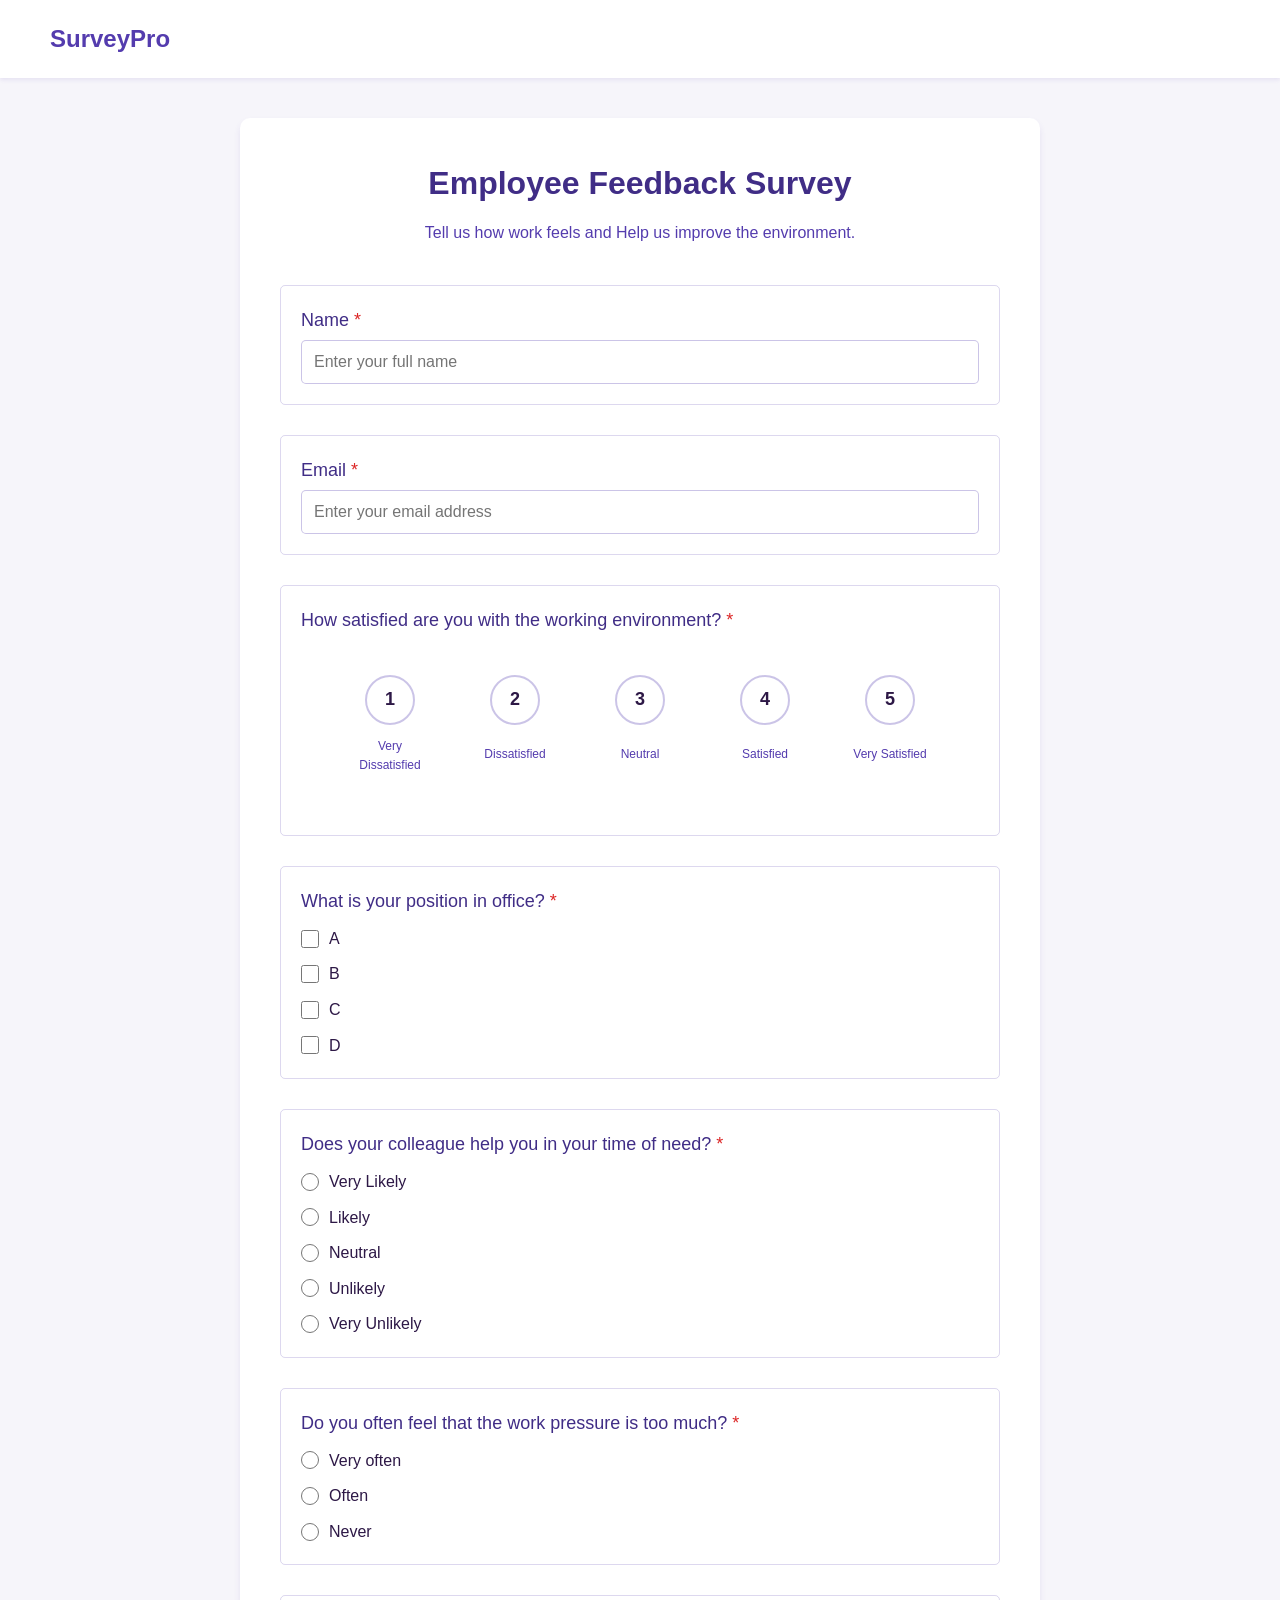
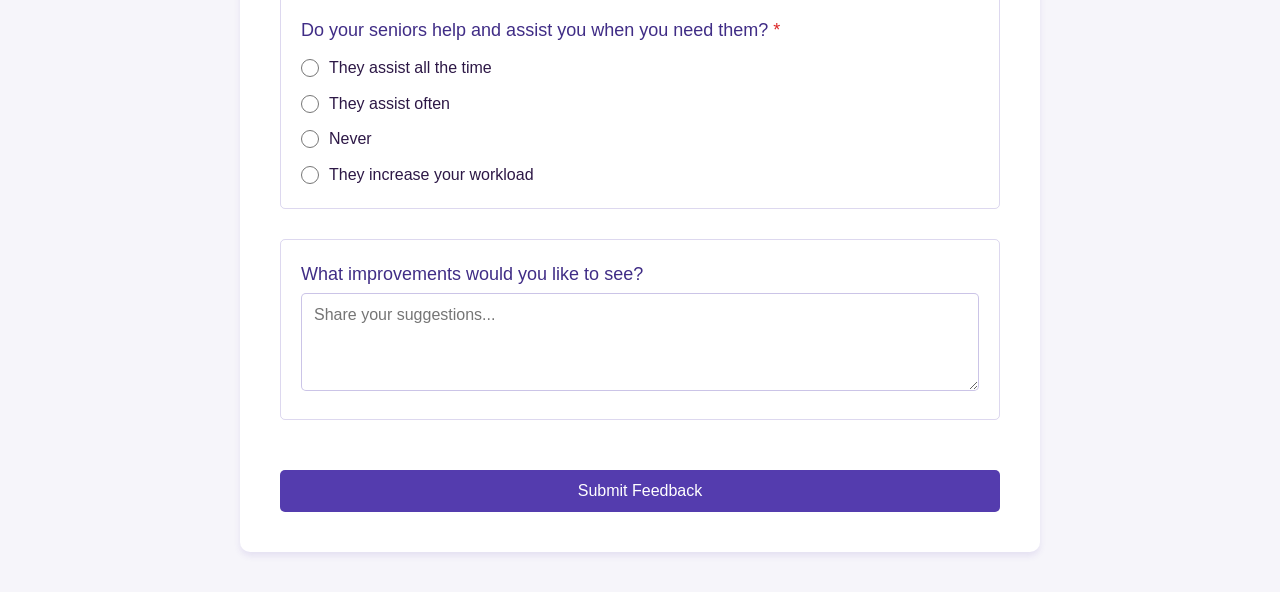
<file: PROJECT_3.0/survey2.html>
<!DOCTYPE html>
<html lang="en">

<head>
    <meta charset="UTF-8">
    <meta name="viewport" content="width=device-width, initial-scale=1.0">
    <title>Employee Feedback Survey - SurveyPro</title>
    <style>
        * {
            margin: 0;
            padding: 0;
            box-sizing: border-box;
            font-family: Arial, sans-serif;
        }

        body {
            background-color: rgba(84, 60, 174, 0.05);
            color: #2d1846;
            line-height: 1.6;
        }

        .nav {
            padding: 20px 50px;
            display: flex;
            justify-content: space-between;
            align-items: center;
            background: white;
            box-shadow: 0 2px 4px rgba(84, 60, 174, 0.1);
        }

        .logo {
            font-size: 24px;
            font-weight: bold;
            color: rgb(84, 60, 174);
            text-decoration: none;
        }

        .survey-container {
            max-width: 800px;
            margin: 40px auto;
            padding: 40px;
            background: white;
            border-radius: 10px;
            box-shadow: 0 4px 6px rgba(84, 60, 174, 0.1);
        }

        .survey-header {
            text-align: center;
            margin-bottom: 40px;
        }

        .survey-title {
            font-size: 32px;
            color: rgb(64, 45, 134);
            margin-bottom: 10px;
        }

        .survey-description {
            color: rgb(84, 60, 174);
            font-size: 16px;
        }

        .question-group {
            margin-bottom: 30px;
            padding: 20px;
            border: 1px solid rgba(84, 60, 174, 0.2);
            border-radius: 5px;
        }

        .question {
            font-size: 18px;
            color: rgb(64, 45, 134);
            margin-bottom: 15px;
        }

        .required {
            color: #dc2626;
            margin-left: 5px;
        }

        input[type="text"],
        input[type="email"],
        textarea {
            width: 100%;
            padding: 12px;
            border: 1px solid rgba(84, 60, 174, 0.3);
            border-radius: 5px;
            margin-top: 5px;
            font-size: 16px;
            transition: border-color 0.3s;
        }

        input[type="text"]:focus,
        input[type="email"]:focus,
        textarea:focus {
            outline: none;
            border-color: rgb(84, 60, 174);
        }

        .radio-group,
        .checkbox-group {
            display: flex;
            flex-direction: column;
            gap: 10px;
            margin-top: 10px;
        }

        .radio-option,
        .checkbox-option {
            display: flex;
            align-items: center;
            gap: 10px;
        }

        input[type="radio"],
        input[type="checkbox"] {
            accent-color: rgb(84, 60, 174);
            width: 18px;
            height: 18px;
        }

        .rating-group {
            display: flex;
            justify-content: space-between;
            margin: 20px auto;
            max-width: 600px;
            padding: 20px 10px;
        }

        .rating-option {
            display: flex;
            flex-direction: column;
            align-items: center;
            gap: 12px;
            width: 80px;
        }

        .rating-number {
            width: 50px;
            height: 50px;
            display: flex;
            align-items: center;
            justify-content: center;
            border: 2px solid rgba(84, 60, 174, 0.3);
            border-radius: 50%;
            cursor: pointer;
            transition: all 0.3s;
            font-weight: bold;
            font-size: 18px;
            position: relative;
        }

        .rating-number::after {
            content: '';
            position: absolute;
            top: -2px;
            left: -2px;
            right: -2px;
            bottom: -2px;
            border: 2px solid transparent;
            border-radius: 50%;
            transition: all 0.3s;
        }

        .rating-number:hover {
            background-color: rgb(84, 60, 174);
            color: white;
            transform: scale(1.1);
        }

        .rating-number:hover::after {
            border-color: rgba(84, 60, 174, 0.2);
            transform: scale(1.1);
        }

        .rating-label {
            font-size: 12px;
            color: rgb(84, 60, 174);
            text-align: center;
            min-height: 36px;
            display: flex;
            align-items: center;
            justify-content: center;
        }

        .submit-btn {
            background: rgb(84, 60, 174);
            color: white;
            padding: 12px 30px;
            border: none;
            border-radius: 5px;
            font-size: 16px;
            cursor: pointer;
            transition: background 0.3s;
            width: 100%;
            margin-top: 20px;
        }

        .submit-btn:hover {
            background: rgb(64, 45, 134);
        }

        @media (max-width: 768px) {
            .survey-container {
                margin: 20px;
                padding: 20px;
            }

            .nav {
                padding: 15px 20px;
            }

            .rating-group {
                flex-wrap: wrap;
                gap: 20px;
                justify-content: center;
            }

            .rating-option {
                width: 70px;
            }
        }
        
        .rating-group input[type="radio"] {
            display: none;
        }
        .rating-group input[type="radio"]:checked + .rating-number {
            background-color: rgb(84, 60, 174);
            color: white;
            transform: scale(1.1);
        }
    </style>
</head>

<body>
    <nav class="nav">
        <a href="#" class="logo">SurveyPro</a>
    </nav>

    <div class="survey-container">
        <div class="survey-header">
            <h1 class="survey-title">Employee Feedback Survey</h1>
            <p class="survey-description">Tell us how work feels and Help us improve the environment.</p>
        </div>

        <form>
            <div class="question-group">
                <label class="question">Name<span class="required">*</span></label>
                <input type="text" required placeholder="Enter your full name">
            </div>

            <div class="question-group">
                <label class="question">Email<span class="required">*</span></label>
                <input type="email" required placeholder="Enter your email address">
            </div>

            <div class="question-group">
                <label class="question">How satisfied are you with the working environment?<span class="required">*</span></label>
                <div class="rating-group">
                    <div class="rating-option">
                        <input type="radio" name="satisfaction" value="1" id="rating-1" required>
                        <label for="rating-1" class="rating-number">1</label>
                        <div class="rating-label">Very Dissatisfied</div>
                    </div>
                    <div class="rating-option">
                        <input type="radio" name="satisfaction" value="2" id="rating-2">
                        <label for="rating-2" class="rating-number">2</label>
                        <div class="rating-label">Dissatisfied</div>
                    </div>
                    <div class="rating-option">
                        <input type="radio" name="satisfaction" value="3" id="rating-3">
                        <label for="rating-3" class="rating-number">3</label>
                        <div class="rating-label">Neutral</div>
                    </div>
                    <div class="rating-option">
                        <input type="radio" name="satisfaction" value="4" id="rating-4">
                        <label for="rating-4" class="rating-number">4</label>
                        <div class="rating-label">Satisfied</div>
                    </div>
                    <div class="rating-option">
                        <input type="radio" name="satisfaction" value="5" id="rating-5">
                        <label for="rating-5" class="rating-number">5</label>
                        <div class="rating-label">Very Satisfied</div>
                    </div>
                </div>
            </div>

            <div class="question-group">
                <label class="question">What is your position in office?<span class="required">*</span></label>
                <div class="checkbox-group">
                    <label class="checkbox-option">
                        <input type="checkbox" name="position" value="analytics">
                        A
                    </label>
                    <label class="checkbox-option">
                        <input type="checkbox" name="position" value="reports">
                        B
                    </label>
                    <label class="checkbox-option">
                        <input type="checkbox" name="position" value="templates">
                        C
                    </label>
                    <label class="checkbox-option">
                        <input type="checkbox" name="position" value="sharing">
                        D
                    </label>
                </div>
            </div>

            <div class="question-group">
                <label class="question">Does your colleague help you in your time of need?<span class="required">*</span></label>
                <div class="radio-group">
                    <label class="radio-option">
                        <input type="radio" name="colleague-help" value="very-likely" required>
                        Very Likely
                    </label>
                    <label class="radio-option">
                        <input type="radio" name="colleague-help" value="likely">
                        Likely
                    </label>
                    <label class="radio-option">
                        <input type="radio" name="colleague-help" value="neutral">
                        Neutral
                    </label>
                    <label class="radio-option">
                        <input type="radio" name="colleague-help" value="unlikely">
                        Unlikely
                    </label>
                    <label class="radio-option">
                        <input type="radio" name="colleague-help" value="very-unlikely">
                        Very Unlikely
                    </label>
                </div>
            </div>

            <div class="question-group">
                <label class="question">Do you often feel that the work pressure is too much?<span class="required">*</span></label>
                <div class="radio-group">
                    <label class="radio-option">
                        <input type="radio" name="work-pressure" value="very-often" required>
                        Very often
                    </label>
                    <label class="radio-option">
                        <input type="radio" name="work-pressure" value="often">
                        Often
                    </label>
                    <label class="radio-option">
                        <input type="radio" name="work-pressure" value="never">
                        Never
                    </label>
                </div>
            </div>

            <div class="question-group">
                <label class="question">Do your seniors help and assist you when you need them?<span class="required">*</span></label>
                <div class="radio-group">
                    <label class="radio-option">
                        <input type="radio" name="senior-help" value="all-time" required>
                        They assist all the time
                    </label>
                    <label class="radio-option">
                        <input type="radio" name="senior-help" value="often">
                        They assist often
                    </label>
                    <label class="radio-option">
                        <input type="radio" name="senior-help" value="never">
                        Never
                    </label>
                    <label class="radio-option">
                        <input type="radio" name="senior-help" value="increase-workload">
                        They increase your workload
                    </label>
                </div>
            </div>

            <div class="question-group">
                <label class="question">What improvements would you like to see?</label>
                <textarea rows="4" placeholder="Share your suggestions..."></textarea>
            </div>

            <button type="submit" class="submit-btn">Submit Feedback</button>
        </form>
    </div>
</body>

</html>
</file>
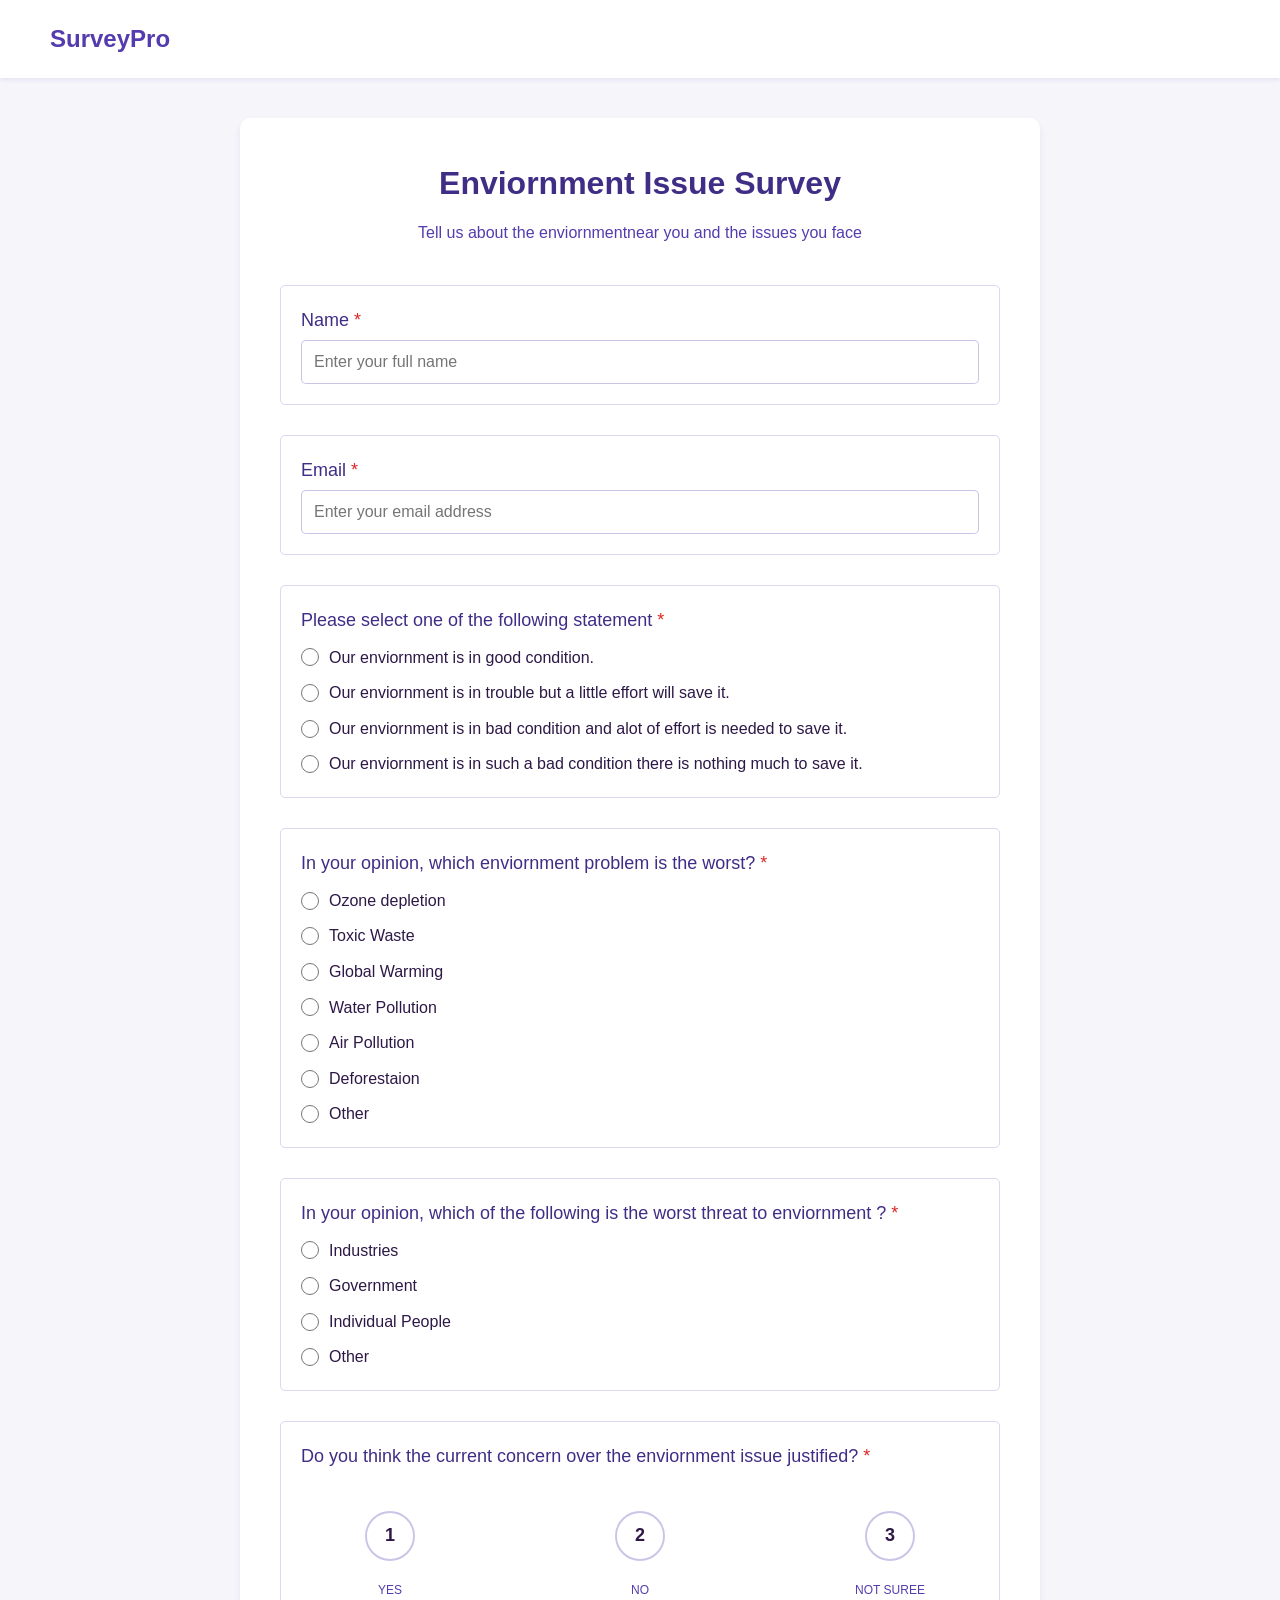
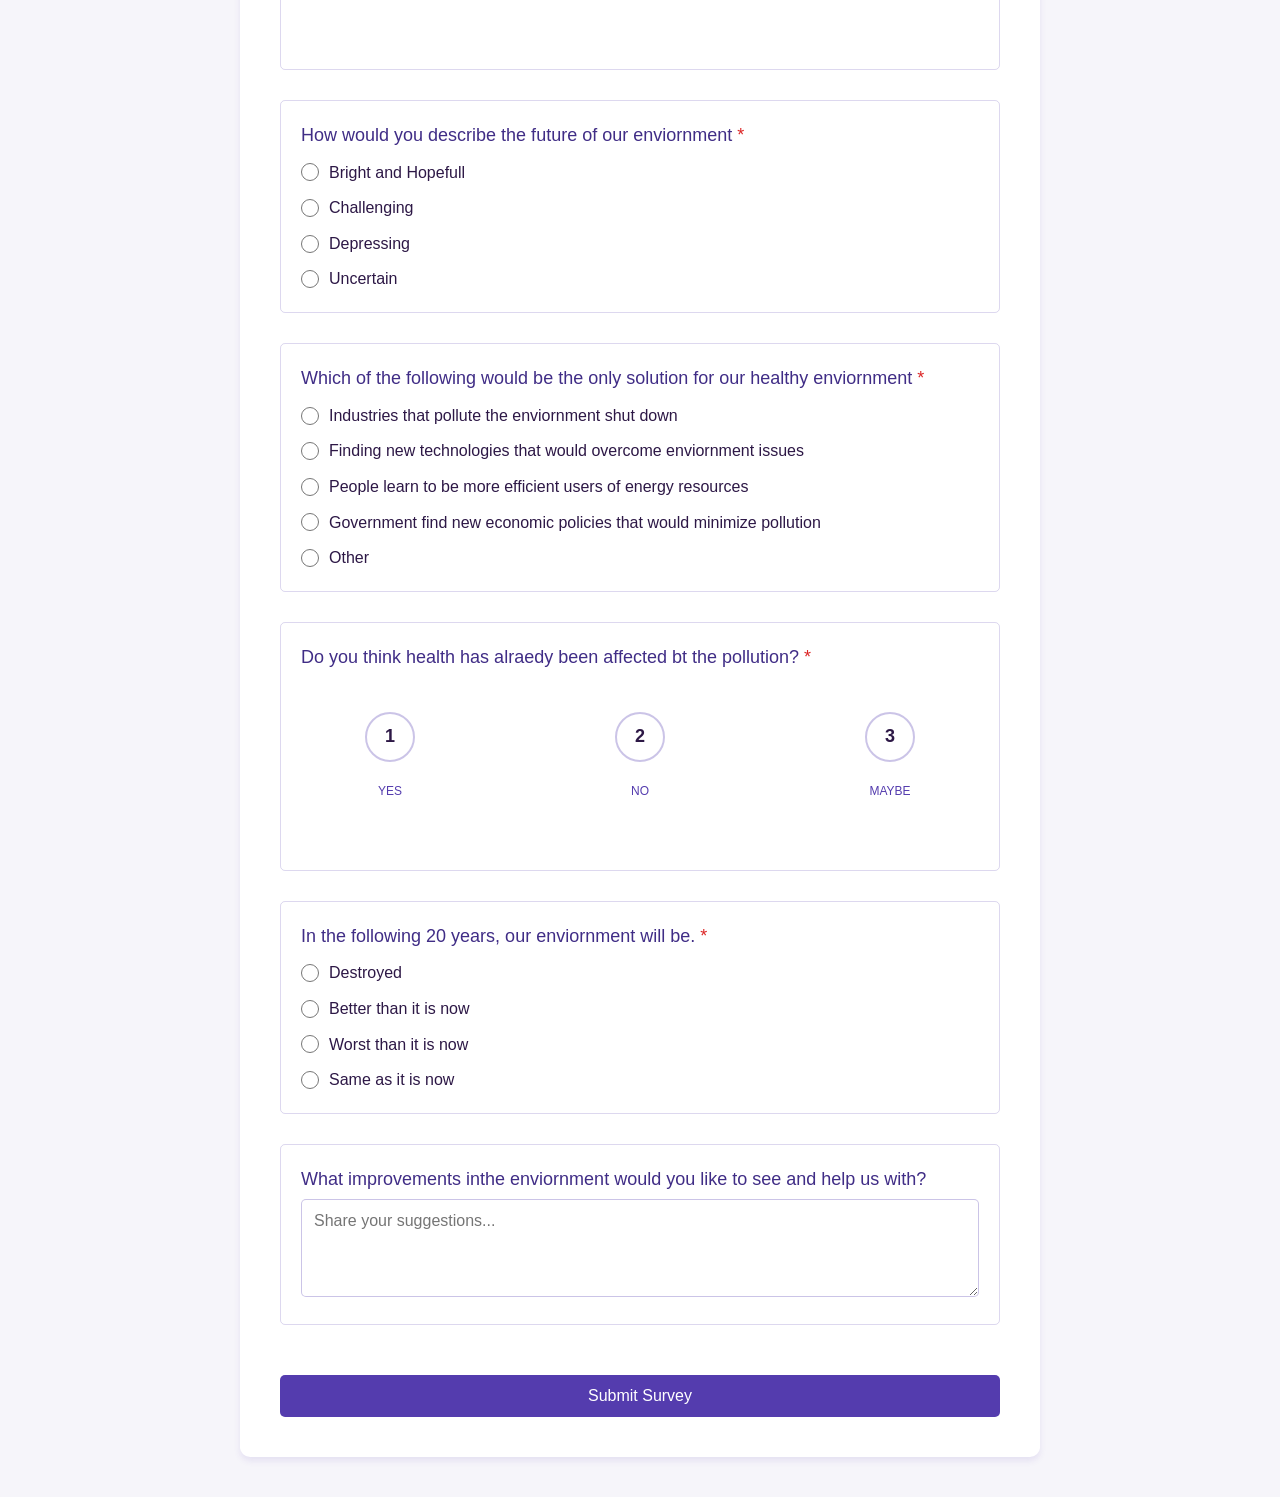
<file: PROJECT_3.0/survey3.html>
<!DOCTYPE html>
<html lang="en">

<head>
    <meta charset="UTF-8">
    <meta name="viewport" content="width=device-width, initial-scale=1.0">
    <title>Enviornment Issue Survey - SurveyPro</title>
    <style>
        * {
            margin: 0;
            padding: 0;
            box-sizing: border-box;
            font-family: Arial, sans-serif;
        }

        body {
            background-color: rgba(84, 60, 174, 0.05);
            color: #2d1846;
            line-height: 1.6;
        }

        .nav {
            padding: 20px 50px;
            display: flex;
            justify-content: space-between;
            align-items: center;
            background: white;
            box-shadow: 0 2px 4px rgba(84, 60, 174, 0.1);
        }

        .logo {
            font-size: 24px;
            font-weight: bold;
            color: rgb(84, 60, 174);
            text-decoration: none;
        }

        .survey-container {
            max-width: 800px;
            margin: 40px auto;
            padding: 40px;
            background: white;
            border-radius: 10px;
            box-shadow: 0 4px 6px rgba(84, 60, 174, 0.1);
        }

        .survey-header {
            text-align: center;
            margin-bottom: 40px;
        }

        .survey-title {
            font-size: 32px;
            color: rgb(64, 45, 134);
            margin-bottom: 10px;
        }

        .survey-description {
            color: rgb(84, 60, 174);
            font-size: 16px;
        }

        .question-group {
            margin-bottom: 30px;
            padding: 20px;
            border: 1px solid rgba(84, 60, 174, 0.2);
            border-radius: 5px;
        }

        .question {
            font-size: 18px;
            color: rgb(64, 45, 134);
            margin-bottom: 15px;
        }

        .required {
            color: #dc2626;
            margin-left: 5px;
        }

        input[type="text"],
        input[type="email"],
        textarea {
            width: 100%;
            padding: 12px;
            border: 1px solid rgba(84, 60, 174, 0.3);
            border-radius: 5px;
            margin-top: 5px;
            font-size: 16px;
            transition: border-color 0.3s;
        }

        input[type="text"]:focus,
        input[type="email"]:focus,
        textarea:focus {
            outline: none;
            border-color: rgb(84, 60, 174);
        }

        .radio-group,
        .checkbox-group {
            display: flex;
            flex-direction: column;
            gap: 10px;
            margin-top: 10px;
        }

        .radio-option,
        .checkbox-option {
            display: flex;
            align-items: center;
            gap: 10px;
        }

        input[type="radio"],
        input[type="checkbox"] {
            accent-color: rgb(84, 60, 174);
            width: 18px;
            height: 18px;
        }

        .rating-group {
            display: flex;
            justify-content: space-between;
            margin: 20px auto;
            max-width: 600px;
            padding: 20px 10px;
        }

        .rating-option {
            display: flex;
            flex-direction: column;
            align-items: center;
            gap: 12px;
            width: 80px;
        }

        .rating-number {
            width: 50px;
            height: 50px;
            display: flex;
            align-items: center;
            justify-content: center;
            border: 2px solid rgba(84, 60, 174, 0.3);
            border-radius: 50%;
            cursor: pointer;
            transition: all 0.3s;
            font-weight: bold;
            font-size: 18px;
            position: relative;
        }

        .rating-number::after {
            content: '';
            position: absolute;
            top: -2px;
            left: -2px;
            right: -2px;
            bottom: -2px;
            border: 2px solid transparent;
            border-radius: 50%;
            transition: all 0.3s;
        }

        .rating-number:hover {
            background-color: rgb(84, 60, 174);
            color: white;
            transform: scale(1.1);
        }

        .rating-number:hover::after {
            border-color: rgba(84, 60, 174, 0.2);
            transform: scale(1.1);
        }

        .rating-label {
            font-size: 12px;
            color: rgb(84, 60, 174);
            text-align: center;
            min-height: 36px;
            display: flex;
            align-items: center;
            justify-content: center;
        }

        .submit-btn {
            background: rgb(84, 60, 174);
            color: white;
            padding: 12px 30px;
            border: none;
            border-radius: 5px;
            font-size: 16px;
            cursor: pointer;
            transition: background 0.3s;
            width: 100%;
            margin-top: 20px;
        }

        .submit-btn:hover {
            background: rgb(64, 45, 134);
        }

        @media (max-width: 768px) {
            .survey-container {
                margin: 20px;
                padding: 20px;
            }

            .nav {
                padding: 15px 20px;
            }

            .rating-group {
                flex-wrap: wrap;
                gap: 20px;
                justify-content: center;
            }

            .rating-option {
                width: 70px;
            }
        }
    </style>
</head>

<body>
    <nav class="nav">
        <a href="#" class="logo">SurveyPro</a>
    </nav>

    <div class="survey-container">
        <div class="survey-header">
            <h1 class="survey-title">Enviornment Issue Survey</h1>
            <p class="survey-description">Tell us about the enviornmentnear you and the issues you face</p>
        </div>

        <form>
            <div class="question-group">
                <label class="question">Name<span class="required">*</span></label>
                <input type="text" required placeholder="Enter your full name">
            </div>

            <div class="question-group">
                <label class="question">Email<span class="required">*</span></label>
                <input type="email" required placeholder="Enter your email address">
            </div>

            

            <div class="question-group">
                <label class="question">Please select one of the following statement<span class="required">*</span></label>
                <div class="checkbox-group">
                    <label class="checkbox-option">
                        <input type="radio" name="features" value="analytics">
                        Our enviornment is in good condition.
                    </label>
                    <label class="checkbox-option">
                        <input type="radio" name="features" value="reports">
                        Our enviornment is in trouble but a little effort will save it.
                    </label>
                    <label class="checkbox-option">
                        <input type="radio" name="features" value="templates">
                        Our enviornment is in bad condition and alot of effort is needed to save it.
                    </label>
                    <label class="checkbox-option">
                        <input type="radio" name="features" value="sharing">
                        Our enviornment is in such a bad condition there is nothing much to save it.
                    </label>

                </div>
            </div>


            <div class="question-group">
                <label class="question">In your opinion, which enviornment problem is the worst?<span class="required">*</span></label>
                <div class="checkbox-group">
                    <label class="checkbox-option">
                        <input type="radio" name="features" value="analytics">
                        Ozone depletion
                    </label>
                    <label class="checkbox-option">
                        <input type="radio" name="features" value="reports">
                        Toxic Waste
                    </label>
                    <label class="checkbox-option">
                        <input type="radio" name="features" value="templates">
                        Global Warming
                    </label>
                    <label class="checkbox-option">
                        <input type="radio" name="features" value="sharing">
                        Water Pollution
                    </label>
                    <label class="checkbox-option">
                        <input type="radio" name="features" value="sharing">
                        Air Pollution
                    </label>
                    <label class="checkbox-option">
                        <input type="radio" name="features" value="sharing">
                        Deforestaion
                    </label>
                    <label class="checkbox-option">
                        <input type="radio" name="features" value="sharing">
                        Other
                    </label>
                </div>
            </div>


            <div class="question-group">
                <label class="question">In your opinion, which of the following is the worst threat to enviornment ?<span class="required">*</span></label>
                <div class="checkbox-group">
                    <label class="checkbox-option">
                        <input type="radio" name="features" value="analytics">
                        Industries
                    </label>
                    <label class="checkbox-option">
                        <input type="radio" name="features" value="reports">
                        Government
                    </label>
                    <label class="checkbox-option">
                        <input type="radio" name="features" value="templates">
                        Individual People
                    </label>
                    <label class="checkbox-option">
                        <input type="radio" name="features" value="sharing">
                        Other
                    </label>
                   
                </div>
            </div>



            <div class="question-group">
                <label class="question">Do you think the current concern over the enviornment issue justified?<span class="required">*</span></label>
                <div class="rating-group">
                    <div class="rating-option">
                        <div class="rating-number">1</div>
                        <div class="rating-label">YES</div>
                    </div>
                    <div class="rating-option">
                        <div class="rating-number">2</div>
                        <div class="rating-label">NO</div>
                    </div>
                    <div class="rating-option">
                        <div class="rating-number">3</div>
                        <div class="rating-label">NOT SUREE</div>
                    </div>
                </div>
            </div>



            <div class="question-group">
                <label class="question">How would you describe the future of our enviornment<span class="required">*</span></label>
                <div class="checkbox-group">
                    <label class="checkbox-option">
                        <input type="radio" name="features" value="analytics">
                        Bright and Hopefull
                    </label>
                    <label class="checkbox-option">
                        <input type="radio" name="features" value="reports">
                        Challenging
                    </label>
                    <label class="checkbox-option">
                        <input type="radio" name="features" value="templates">
                        Depressing
                    </label>
                    <label class="checkbox-option">
                        <input type="radio" name="features" value="sharing">
                        Uncertain
                    </label>
                </div>
            </div>


            
            <div class="question-group">
                <label class="question">Which of the following would be the only solution for our healthy enviornment<span class="required">*</span></label>
                <div class="checkbox-group">
                    <label class="checkbox-option">
                        <input type="radio" name="features" value="analytics">
                        Industries that pollute the enviornment shut down
                    </label>
                    <label class="checkbox-option">
                        <input type="radio" name="features" value="reports">
                        Finding new technologies that would overcome enviornment issues
                    </label>
                    <label class="checkbox-option">
                        <input type="radio" name="features" value="templates">
                        People learn to be more efficient users of energy resources
                    </label>
                    <label class="checkbox-option">
                        <input type="radio" name="features" value="sharing">
                        Government find new economic policies that would minimize pollution
                    </label>
                    <label class="checkbox-option">
                        <input type="radio" name="features" value="sharing">
                        Other
                    </label>
                </div>
            </div>


            <div class="question-group">
                <label class="question">Do you think health has alraedy been affected bt the pollution?<span class="required">*</span></label>
                <div class="rating-group">
                    <div class="rating-option">
                        <div class="rating-number">1</div>
                        <div class="rating-label">YES</div>
                    </div>
                    <div class="rating-option">
                        <div class="rating-number">2</div>
                        <div class="rating-label">NO</div>
                    </div>
                    <div class="rating-option">
                        <div class="rating-number">3</div>
                        <div class="rating-label">MAYBE</div>
                    </div>
                </div>
            </div>
            
            <div class="question-group">
                <label class="question">In the following 20 years, our enviornment will be.<span class="required">*</span></label>
                <div class="checkbox-group">
                    <label class="checkbox-option">
                        <input type="radio" name="features" value="analytics">
                        Destroyed
                    </label>
                    <label class="checkbox-option">
                        <input type="radio" name="features" value="reports">
                        Better than it is now
                    </label>
                    <label class="checkbox-option">
                        <input type="radio" name="features" value="templates">
                        Worst than it is now
                    </label>
                    <label class="checkbox-option">
                        <input type="radio" name="features" value="sharing">
                        Same as it is now
                    </label>
                  
                </div>
            </div>






            <div class="question-group">
                <label class="question">What improvements inthe enviornment would you like to see and help us with?</label>
                <textarea rows="4" placeholder="Share your suggestions..."></textarea>
            </div>

            <button type="submit" class="submit-btn"><a href="./index.html" style="text-decoration: none; color: white;">Submit Survey</a></button>
        </form>
    </div>
</body>

</html>
</file>
<file: PROJECT_3.0/CSS/index.css>
* {
    margin: 0;
    padding: 0;
    box-sizing: border-box;
    font-family: Arial, sans-serif;
}

body {
    background-color: #ffffff;
    color: #2d1846;
    overflow-x: hidden;
}

.nav {
    padding: 20px 50px;
    display: flex;
    justify-content: space-between;
    align-items: center;
    position: fixed;
    width: 100%;
    z-index: 100;
    background: rgba(255, 255, 255, 0.9);
    box-shadow: 0 2px 4px rgba(84, 60, 174, 0.1);
}

.logo {
    font-size: 24px;
    font-weight: bold;
    cursor: pointer;
    color: rgb(84, 60, 174);
}

.nav-links {
    display: flex;
    gap: 40px;
}

.nav-links a {
    color: #2d1846;
    text-decoration: none;
    transition: color 0.3s;
}

.nav-links a:hover {
    color: rgb(84, 60, 174);
}

.sign-in {
    padding: 8px 20px;
    border: 1px solid rgb(84, 60, 174);
    border-radius: 20px;
    transition: all 0.3s;
    color: white;
}

.sign-in:hover {
    background-color: rgb(84, 60, 174);
    color: white;
}

.hero {
    min-height: 100vh;
    display: flex;
    align-items: center;
    padding: 0 50px;
    position: relative;
    background-color: rgba(84, 60, 174, 0.05);
}

.hero-content {
    width: 50%;
    padding-right: 50px;
}

.tag {
    color: rgb(84, 60, 174);
    margin-bottom: 20px;
    opacity: 0;
    transform: translateY(20px);
    animation: fadeUp 0.6s forwards;
}

.hero-title {
    font-size: 72px;
    margin-bottom: 20px;
    color: rgb(64, 45, 134);
    opacity: 0;
    transform: translateY(20px);
    animation: fadeUp 0.6s 0.2s forwards;
}

.hero-description {
    color: rgb(84, 60, 174);
    margin-bottom: 30px;
    line-height: 1.6;
    opacity: 0;
    transform: translateY(20px);
    animation: fadeUp 0.6s 0.4s forwards;
}

.cta-section {
    display: flex;
    align-items: center;
    gap: 20px;
    opacity: 0;
    transform: translateY(20px);
    animation: fadeUp 0.6s 0.6s forwards;
}

.create-survey-btn {
    padding: 12px 30px;
    background: rgb(84, 60, 174);
    border: none;
    border-radius: 5px;
    color: white;
    font-weight: bold;
    cursor: pointer;
    transition: background 0.3s;
}

.create-survey-btn:hover {
    background: rgb(64, 45, 134);
}

.survey-stats {
    font-size: 18px;
    color: rgb(84, 60, 174);
}

.hero-image {
    width: 50%;
    position: relative;
}

.survey-templates {
    padding: 100px 50px;
    background: rgba(84, 60, 174, 0.05);
}

.section-title {
    text-align: center;
    font-size: 48px;
    margin-bottom: 50px;
    color: rgb(64, 45, 134);
}

.templates-grid {
    display: grid;
    grid-template-columns: repeat(auto-fit, minmax(300px, 1fr));
    gap: 30px;
    max-width: 1200px;
    margin: 0 auto;
}

.template-card {
    background: white;
    padding: 30px;
    border-radius: 10px;
    text-align: left;
    transition: transform 0.3s;
    box-shadow: 0 4px 6px rgba(84, 60, 174, 0.1);
}

.template-card:hover {
    transform: translateY(-10px);
}

.template-title {
    font-size: 24px;
    margin-bottom: 10px;
    color: rgb(64, 45, 134);
}

.template-description {
    color: rgb(84, 60, 174);
    margin-bottom: 20px;
}

.template-questions {
    color: rgb(104, 80, 194);
    font-size: 14px;
}

.use-template-btn {
    margin-top: 20px;
    padding: 8px 20px;
    background: transparent;
    border: 1px solid rgb(84, 60, 174);
    border-radius: 5px;
    color: rgb(84, 60, 174);
    cursor: pointer;
    transition: all 0.3s;
}

.use-template-btn:hover {
    background: rgb(84, 60, 174);
    color: white;
}

.features {
    padding: 100px 50px;
    background: white;
    text-align: center;
}

.features-content {
    max-width: 800px;
    margin: 0 auto;
}

.features-description {
    color: rgb(84, 60, 174);
    line-height: 1.8;
    margin-bottom: 30px;
}

.feature-stats {
    display: grid;
    grid-template-columns: repeat(3, 1fr);
    gap: 30px;
    margin-top: 50px;
}

.feature-item {
    padding: 30px;
    background: rgba(84, 60, 174, 0.05);
    border-radius: 10px;
    transition: 0.2s;
}

.feature-item:hover{
    transform:scale(1.1);
}
.feature-icon {
    font-size: 36px;
    color: rgb(84, 60, 174);
    margin-bottom: 20px;
}

.feature-name {
    font-size: 20px;
    color: rgb(64, 45, 134);
    margin-bottom: 10px;
}

.feature-detail {
    color: rgb(104, 80, 194);
}

.footer {
    padding: 50px;
    background: rgb(64, 45, 134);
    text-align: center;
    color: white;
}

.footer-links {
    display: flex;
    justify-content: center;
    gap: 30px;
    margin-bottom: 30px;
}

.footer-links a {
    color: white;
    text-decoration: none;
    transition: color 0.3s;
}

.footer-links a:hover {
    color: rgba(84, 60, 174, 0.7);
}

.footer-text {
    color: rgba(255, 255, 255, 0.8);
}

@keyframes fadeUp {
    to {
        opacity: 1;
        transform: translateY(0);
    }
}

@media (max-width: 768px) {
    .nav {
        padding: 20px;
    }



    .hero {
        flex-direction: column;
        padding: 100px 20px;
    }

    .hero-content, .hero-image {
        width: 100%;
        padding: 0;
    }

    .hero-title {
        font-size: 48px;
    }

    .survey-templates, .features {
        padding: 50px 20px;
    }

    .feature-stats {
        grid-template-columns: 1fr;
    }
}
</file>
<file: PROJECT_3.0/CSS/login_style.css>
*{
    margin: 0;
    padding: 0;
    box-sizing: border-box;
    font-family: 'Montserrat', sans-serif;
}

body{
    background-color: #c9d6ff;
    background: linear-gradient(to right, #e2e2e2, #c9d6ff);
    display: flex;
    align-items: center;
    justify-content: center;
    flex-direction: column;
    height: 100vh;
}

.container{
    background-color: #fff;
    border-radius: 30px;
    box-shadow: 0 5px 15px rgba(0, 0, 0, 0.35);
    position: relative;
    overflow: hidden;
    width: 768px;
    max-width: 100%;
    min-height: 480px;
}

.container p{
    font-size: 14px;
    line-height: 20px;
    letter-spacing: 0.3px;
    margin: 20px 0;
}

.container span{
    font-size: 12px;
}

.container a{
    color: #333;
    font-size: 13px;
    text-decoration: none;
    margin: 15px 0 10px;
}

.container button{
    background-color: #512da8;
    color: #fff;
    font-size: 12px;
    padding: 10px 45px;
    border: 1px solid transparent;
    border-radius: 8px;
    font-weight: 600;
    letter-spacing: 0.5px;
    text-transform: uppercase;
    margin-top: 10px;
    cursor: pointer;
}

.container button.hidden{
    background-color: transparent;
    border-color: #fff;
}

.container form{
    background-color: #fff;
    display: flex;
    align-items: center;
    justify-content: center;
    flex-direction: column;
    padding: 0 40px;
    height: 100%;
}

.container input{
    background-color: #eee;
    border: none;
    margin: 8px 0;
    padding: 10px 15px;
    font-size: 13px;
    border-radius: 8px;
    width: 100%;
    outline: none;
}

.form-container{
    position: absolute;
    top: 0;
    height: 100%;
    transition: all 0.6s ease-in-out;
}

.sign-in{
    left: 0;
    width: 50%;
    z-index: 2;
}

.container.active .sign-in{
    transform: translateX(100%);
}

.sign-up{
    left: 0;
    width: 50%;
    opacity: 0;
    z-index: 1;
}

.container.active .sign-up{
    transform: translateX(100%);
    opacity: 1;
    z-index: 5;
    animation: move 0.6s;
}

@keyframes move{
    0%, 49.99%{
        opacity: 0;
        z-index: 1;
    }
    50%, 100%{
        opacity: 1;
        z-index: 5;
    }
}

.social-icons{
    margin: 20px 0;
}

.social-icons a{
    border: 1px solid #ccc;
    border-radius: 20%;
    display: inline-flex;
    justify-content: center;
    align-items: center;
    margin: 0 3px;
    width: 40px;
    height: 40px;
}

.toggle-container{
    position: absolute;
    top: 0;
    left: 50%;
    width: 50%;
    height: 100%;
    overflow: hidden;
    transition: all 0.6s ease-in-out;
    border-radius: 150px 0 0 100px;
    z-index: 1000;
}

.container.active .toggle-container{
    transform: translateX(-100%);
    border-radius: 0 150px 100px 0;
}

.toggle{
    background-color: #512da8;
    height: 100%;
    background: linear-gradient(to right, #5c6bc0, #512da8);
    color: #fff;
    position: relative;
    left: -100%;
    height: 100%;
    width: 200%;
    transform: translateX(0);
    transition: all 0.6s ease-in-out;
}

.container.active .toggle{
    transform: translateX(50%);
}

.toggle-panel{
    position: absolute;
    width: 50%;
    height: 100%;
    display: flex;
    align-items: center;
    justify-content: center;
    flex-direction: column;
    padding: 0 30px;
    text-align: center;
    top: 0;
    transform: translateX(0);
    transition: all 0.6s ease-in-out;
}

.toggle-left{
    transform: translateX(-200%);
}

.container.active .toggle-left{
    transform: translateX(0);
}

.toggle-right{
    right: 0;
    transform: translateX(0);
}

.container.active .toggle-right{
    transform: translateX(200%);
}
</file>
<file: PROJECT_3.0/CSS/survey1.css>
* {
    margin: 0;
    padding: 0;
    box-sizing: border-box;
    font-family: Arial, sans-serif;
}

body {
    background-color: rgba(84, 60, 174, 0.05);
    color: #2d1846;
    line-height: 1.6;
}

.nav {
    padding: 20px 50px;
    display: flex;
    justify-content: space-between;
    align-items: center;
    background: white;
    box-shadow: 0 2px 4px rgba(84, 60, 174, 0.1);
}

.logo {
    font-size: 24px;
    font-weight: bold;
    color: rgb(84, 60, 174);
    text-decoration: none;
}

.survey-container {
    max-width: 800px;
    margin: 40px auto;
    padding: 40px;
    background: white;
    border-radius: 10px;
    box-shadow: 0 4px 6px rgba(84, 60, 174, 0.1);
}

.survey-header {
    text-align: center;
    margin-bottom: 40px;
}

.survey-title {
    font-size: 32px;
    color: rgb(64, 45, 134);
    margin-bottom: 10px;
}

.survey-description {
    color: rgb(84, 60, 174);
    font-size: 16px;
}

.question-group {
    margin-bottom: 30px;
    padding: 20px;
    border: 1px solid rgba(84, 60, 174, 0.2);
    border-radius: 5px;
}

.question {
    font-size: 18px;
    color: rgb(64, 45, 134);
    margin-bottom: 15px;
}

.required {
    color: #dc2626;
    margin-left: 5px;
}

input[type="text"],
input[type="email"],
textarea {
    width: 100%;
    padding: 12px;
    border: 1px solid rgba(84, 60, 174, 0.3);
    border-radius: 5px;
    margin-top: 5px;
    font-size: 16px;
    transition: border-color 0.3s;
}

input[type="text"]:focus,
input[type="email"]:focus,
textarea:focus {
    outline: none;
    border-color: rgb(84, 60, 174);
}

.radio-group,
.checkbox-group {
    display: flex;
    flex-direction: column;
    gap: 10px;
    margin-top: 10px;
}

.radio-option,
.checkbox-option {
    display: flex;
    align-items: center;
    gap: 10px;
}

input[type="radio"],
input[type="checkbox"] {
    accent-color: rgb(84, 60, 174);
    width: 18px;
    height: 18px;
}

.rating-group {
    display: flex;
    justify-content: space-between;
    margin: 20px auto;
    max-width: 600px;
    padding: 20px 10px;
}

.rating-option {
    display: flex;
    flex-direction: column;
    align-items: center;
    gap: 12px;
    width: 80px;
}

.rating-number {
    width: 50px;
    height: 50px;
    display: flex;
    align-items: center;
    justify-content: center;
    border: 2px solid rgba(84, 60, 174, 0.3);
    border-radius: 50%;
    cursor: pointer;
    transition: all 0.3s;
    font-weight: bold;
    font-size: 18px;
    position: relative;
}

.rating-number::after {
    content: '';
    position: absolute;
    top: -2px;
    left: -2px;
    right: -2px;
    bottom: -2px;
    border: 2px solid transparent;
    border-radius: 50%;
    transition: all 0.3s;
}

.rating-number:hover {
    background-color: rgb(84, 60, 174);
    color: white;
    transform: scale(1.1);
}

.rating-number:hover::after {
    border-color: rgba(84, 60, 174, 0.2);
    transform: scale(1.1);
}

.rating-label {
    font-size: 12px;
    color: rgb(84, 60, 174);
    text-align: center;
    min-height: 36px;
    display: flex;
    align-items: center;
    justify-content: center;
}

.submit-btn {
    background: rgb(84, 60, 174);
    color: white;
    padding: 12px 30px;
    border: none;
    border-radius: 5px;
    font-size: 16px;
    cursor: pointer;
    transition: background 0.3s;
    width: 100%;
    margin-top: 20px;
}

.submit-btn:hover {
    background: rgb(64, 45, 134);
}

@media (max-width: 768px) {
    .survey-container {
        margin: 20px;
        padding: 20px;
    }

    .nav {
        padding: 15px 20px;
    }

    .rating-group {
        flex-wrap: wrap;
        gap: 20px;
        justify-content: center;
    }

    .rating-option {
        width: 70px;
    }
}
.rating-input {
display: none;
}

.rating-number {
width: 50px;
height: 50px;
display: flex;
align-items: center;
justify-content: center;
border: 2px solid rgba(84, 60, 174, 0.3);
border-radius: 50%;
cursor: pointer;
transition: all 0.3s;
font-weight: bold;
font-size: 18px;
position: relative;
}

.rating-number::after {
content: '';
position: absolute;
top: -2px;
left: -2px;
right: -2px;
bottom: -2px;
border: 2px solid transparent;
border-radius: 50%;
transition: all 0.3s;
}

/* Hover state */
.rating-number:hover {
background-color: rgb(84, 60, 174);
color: white;
transform: scale(1.1);
}

.rating-number:hover::after {
border-color: rgba(84, 60, 174, 0.2);
transform: scale(1.1);
}

/* Selected state */
.rating-input:checked + .rating-number {
background-color: rgb(84, 60, 174);
color: white;
border-color: rgb(84, 60, 174);
}
</file>
